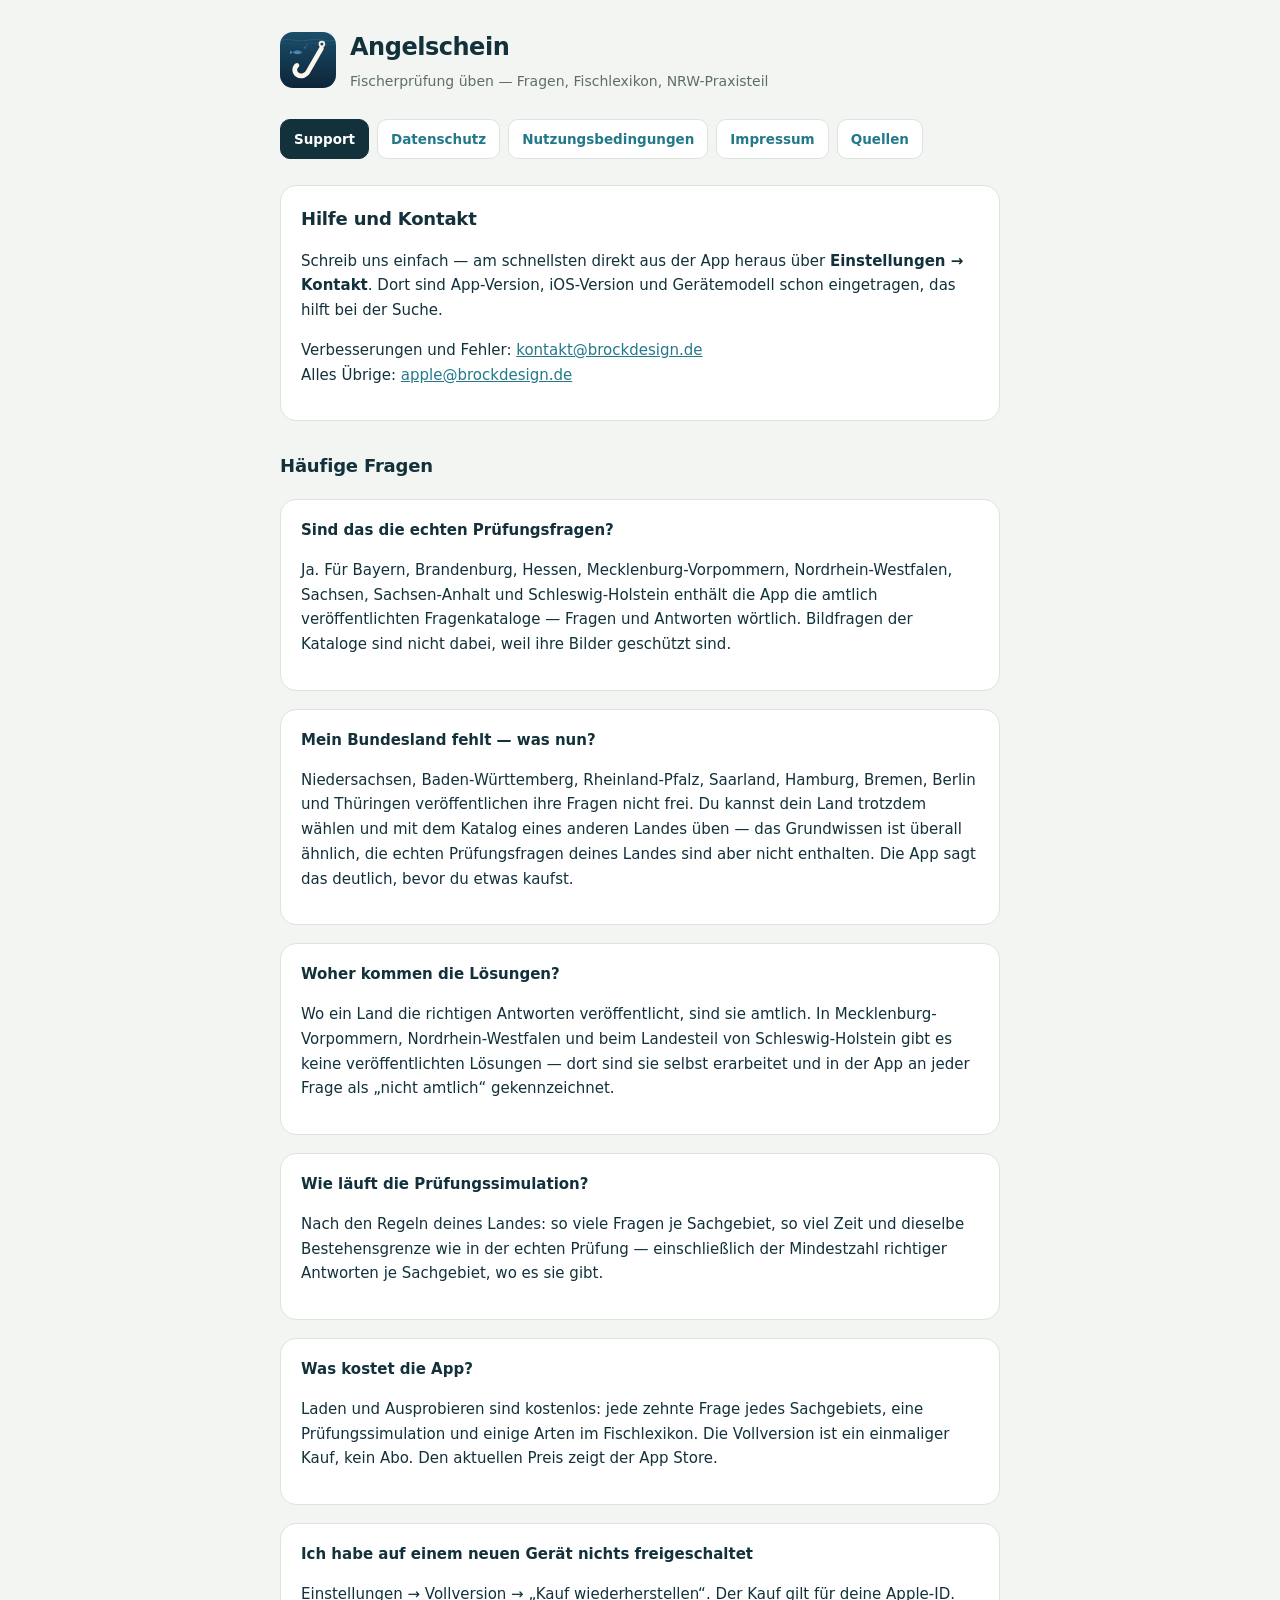
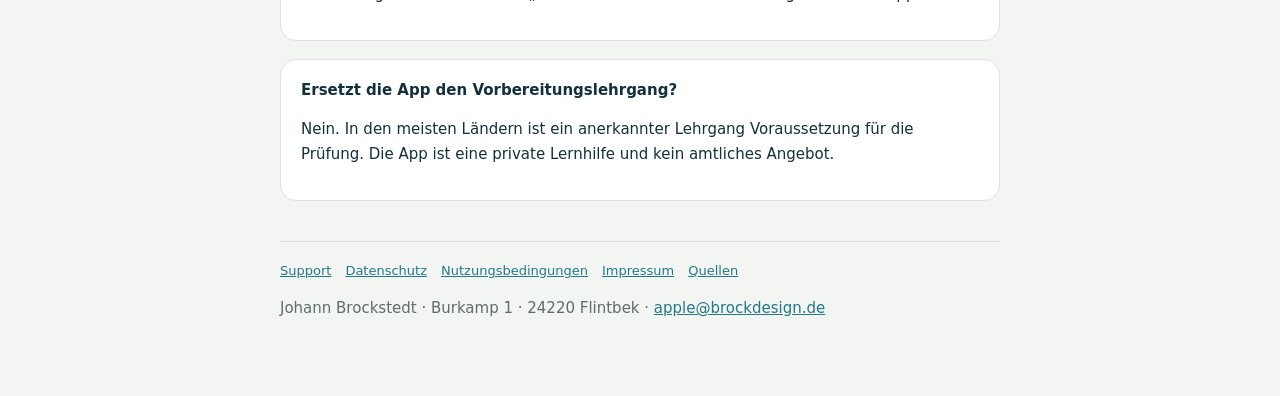
<file: index.html>
<!doctype html>
<html lang="de"><head><meta charset="utf-8">
<meta name="viewport" content="width=device-width, initial-scale=1">
<title>Support — Angelschein</title>
<meta name="description" content="Angelschein — Fischerprüfung üben: Hilfe, Kontakt und häufige Fragen.">
<link rel="stylesheet" href="stil.css">
</head><body><div class="seite">
<header class="kopf">
  <div class="icon"><svg xmlns="http://www.w3.org/2000/svg" width="56" height="56" viewBox="0 0 1024 1024">
  <defs>
    <linearGradient id="wasser" x1="0" y1="0" x2="0" y2="1">
      <stop offset="0" stop-color="#1B4E6B"/>
      <stop offset="1" stop-color="#0D2438"/>
    </linearGradient>
  </defs>

  <!-- Hintergrund: Wasser-Tiefe -->
  <rect width="1024" height="1024" fill="url(#wasser)"/>

  <!-- dezente Wellenlinien oben -->
  <path d="M 0 150 Q 128 120 256 150 T 512 150 T 768 150 T 1024 150" fill="none" stroke="#4E93BD" stroke-width="14" stroke-linecap="round" opacity="0.35"/>
  <path d="M 0 215 Q 128 188 256 215 T 512 215 T 768 215 T 1024 215" fill="none" stroke="#4E93BD" stroke-width="10" stroke-linecap="round" opacity="0.22"/>

  <!-- kleiner Fisch -->
  <g opacity="0.9">
    <path d="M 235 372 C 280 325, 365 325, 408 372 C 365 419, 280 419, 235 372 Z" fill="#4E93BD"/>
    <path d="M 238 372 L 182 338 L 182 406 Z" fill="#4E93BD"/>
    <circle cx="376" cy="365" r="9" fill="#0D2438"/>
  </g>

  <!-- Luftblasen -->
  <circle cx="455" cy="285" r="15" fill="none" stroke="#DCE9F1" stroke-width="7" opacity="0.5"/>
  <circle cx="492" cy="238" r="9" fill="none" stroke="#DCE9F1" stroke-width="6" opacity="0.4"/>

  <!-- Haken-Häkchen: Angelhaken als Prüfungs-Check -->
  <g stroke="#FBF6EC" stroke-width="86" stroke-linecap="round" fill="none">
    <!-- Öhr -->
    <circle cx="766" cy="218" r="44" stroke-width="32"/>
    <!-- langer Arm + offener Hakenbogen, Spitze zeigt nach oben-links -->
    <path d="M 758 298 L 524 706 C 486 790, 388 832, 318 782 C 256 738, 254 656, 310 612"/>
  </g>
</svg>
</div>
  <div><h1>Angelschein</h1><p>Fischerprüfung üben — Fragen, Fischlexikon, NRW-Praxisteil</p></div>
</header>
<nav><a href="index.html" aria-current="page">Support</a><a href="datenschutz.html">Datenschutz</a><a href="agb.html">Nutzungsbedingungen</a><a href="impressum.html">Impressum</a><a href="quellen.html">Quellen</a></nav>

<div class="karte">
<h2>Hilfe und Kontakt</h2>
<p>Schreib uns einfach — am schnellsten direkt aus der App heraus über
<strong>Einstellungen → Kontakt</strong>. Dort sind App-Version, iOS-Version und
Gerätemodell schon eingetragen, das hilft bei der Suche.</p>
<p>Verbesserungen und Fehler: <a href="mailto:kontakt@brockdesign.de">kontakt@brockdesign.de</a><br>
Alles Übrige: <a href="mailto:apple@brockdesign.de">apple@brockdesign.de</a></p>
</div>

<h2>Häufige Fragen</h2>

<div class="karte">
<h3>Sind das die echten Prüfungsfragen?</h3>
<p>Ja. Für Bayern, Brandenburg, Hessen, Mecklenburg-Vorpommern,
Nordrhein-Westfalen, Sachsen, Sachsen-Anhalt und Schleswig-Holstein enthält die
App die amtlich veröffentlichten Fragenkataloge — Fragen und Antworten wörtlich.
Bildfragen der Kataloge sind nicht dabei, weil ihre Bilder geschützt sind.</p>
</div>

<div class="karte">
<h3>Mein Bundesland fehlt — was nun?</h3>
<p>Niedersachsen, Baden-Württemberg, Rheinland-Pfalz, Saarland, Hamburg, Bremen,
Berlin und Thüringen veröffentlichen ihre Fragen nicht frei. Du kannst dein Land
trotzdem wählen und mit dem Katalog eines anderen Landes üben — das Grundwissen
ist überall ähnlich, die echten Prüfungsfragen deines Landes sind aber nicht
enthalten. Die App sagt das deutlich, bevor du etwas kaufst.</p>
</div>

<div class="karte">
<h3>Woher kommen die Lösungen?</h3>
<p>Wo ein Land die richtigen Antworten veröffentlicht, sind sie amtlich. In
Mecklenburg-Vorpommern, Nordrhein-Westfalen und beim Landesteil von
Schleswig-Holstein gibt es keine veröffentlichten Lösungen — dort sind sie
selbst erarbeitet und in der App an jeder Frage als „nicht amtlich“
gekennzeichnet.</p>
</div>

<div class="karte">
<h3>Wie läuft die Prüfungssimulation?</h3>
<p>Nach den Regeln deines Landes: so viele Fragen je Sachgebiet, so viel Zeit
und dieselbe Bestehensgrenze wie in der echten Prüfung — einschließlich der
Mindestzahl richtiger Antworten je Sachgebiet, wo es sie gibt.</p>
</div>

<div class="karte">
<h3>Was kostet die App?</h3>
<p>Laden und Ausprobieren sind kostenlos: jede zehnte Frage jedes Sachgebiets,
eine Prüfungssimulation und einige Arten im Fischlexikon. Die Vollversion ist
ein einmaliger Kauf, kein Abo. Den aktuellen Preis zeigt der App Store.</p>
</div>

<div class="karte">
<h3>Ich habe auf einem neuen Gerät nichts freigeschaltet</h3>
<p>Einstellungen → Vollversion → „Kauf wiederherstellen“. Der Kauf gilt für
deine Apple-ID.</p>
</div>

<div class="karte">
<h3>Ersetzt die App den Vorbereitungslehrgang?</h3>
<p>Nein. In den meisten Ländern ist ein anerkannter Lehrgang Voraussetzung für
die Prüfung. Die App ist eine private Lernhilfe und kein amtliches Angebot.</p>
</div>

<footer>
  <a href="index.html">Support</a><a href="datenschutz.html">Datenschutz</a><a href="agb.html">Nutzungsbedingungen</a><a href="impressum.html">Impressum</a><a href="quellen.html">Quellen</a>
  <p>Johann Brockstedt · Burkamp 1 · 24220 Flintbek · <a href="mailto:apple@brockdesign.de">apple@brockdesign.de</a></p>
</footer>
</div></body></html>
</file>
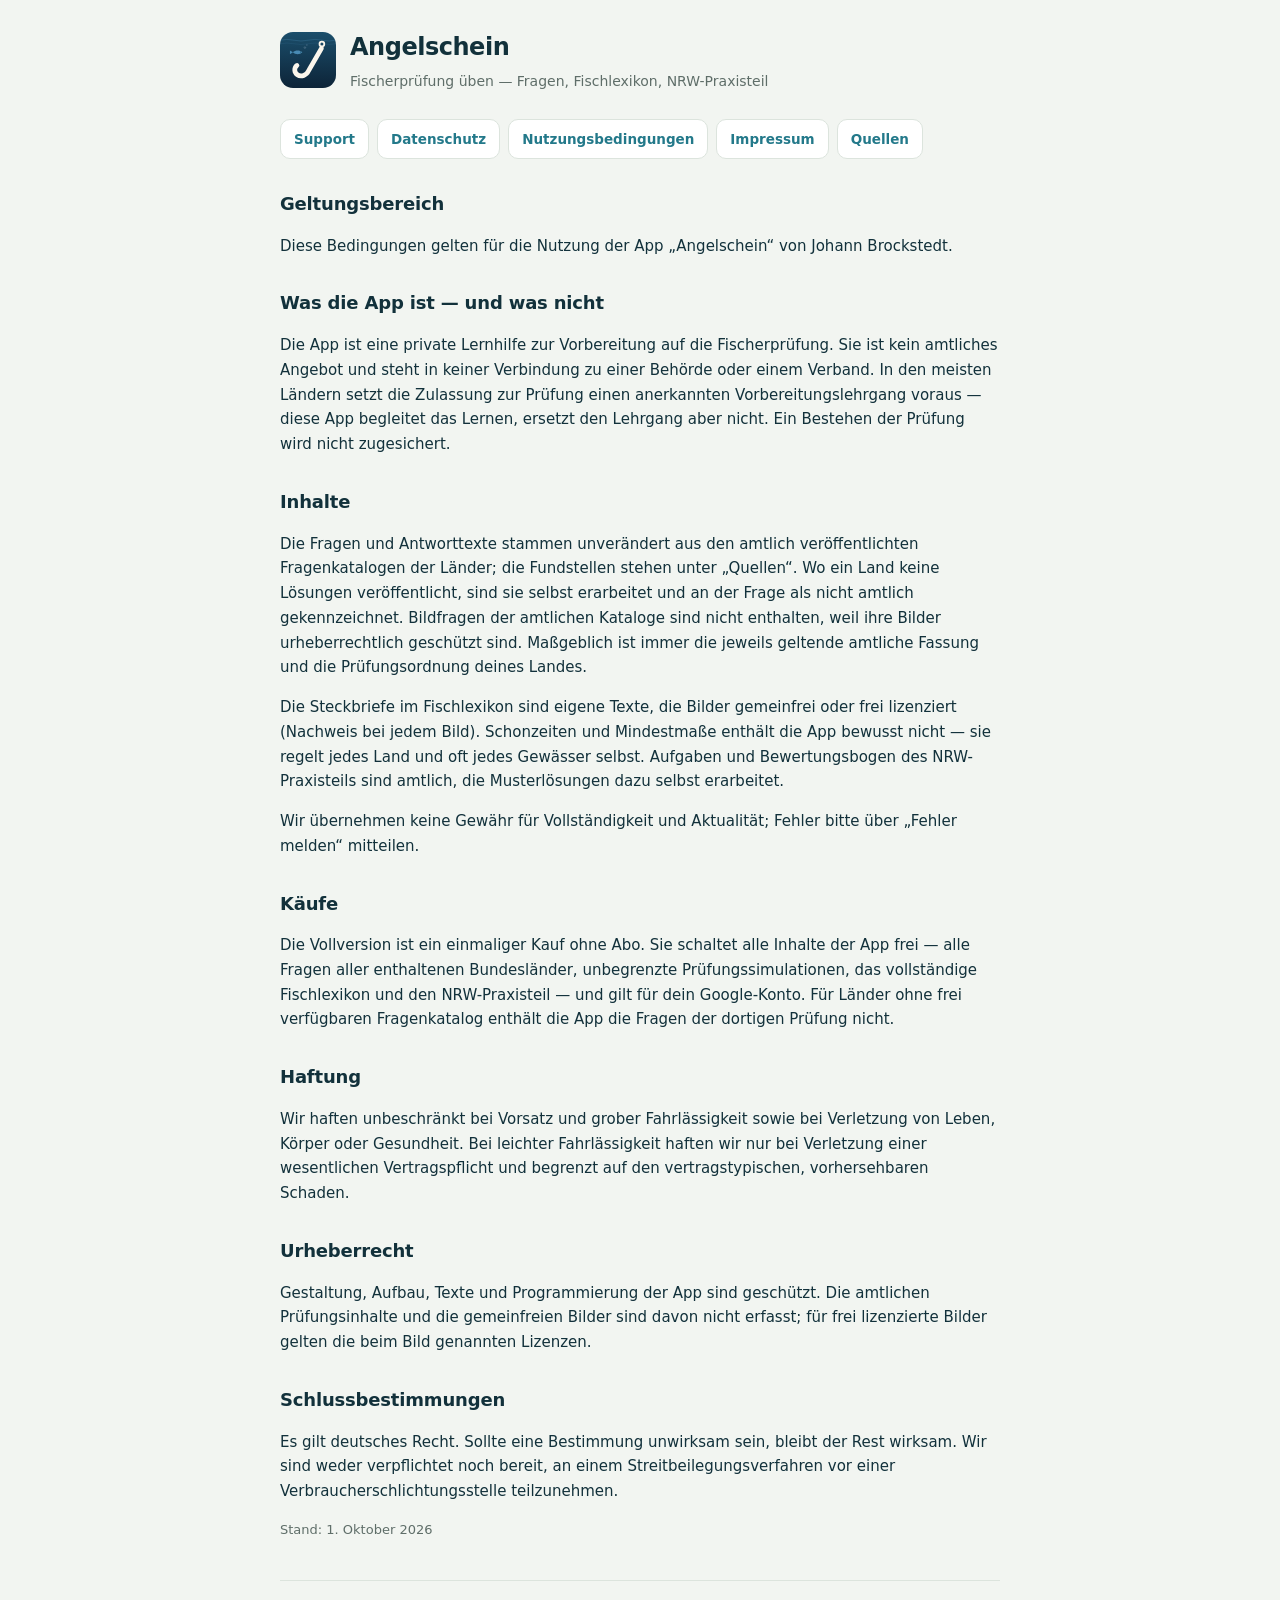
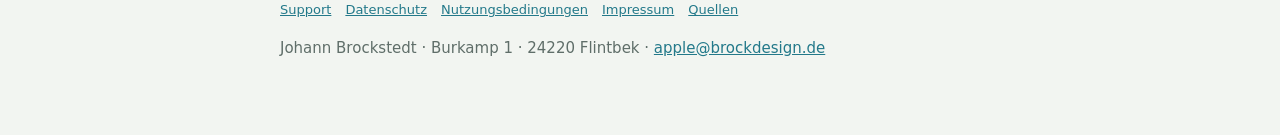
<file: agb-android.html>
<!doctype html>
<html lang="de"><head><meta charset="utf-8">
<meta name="viewport" content="width=device-width, initial-scale=1">
<title>Nutzungsbedingungen Android — Angelschein</title>
<meta name="description" content="Nutzungsbedingungen der Android-App Angelschein.">
<link rel="stylesheet" href="stil.css">
</head><body><div class="seite">
<header class="kopf">
  <div class="icon"><svg xmlns="http://www.w3.org/2000/svg" width="56" height="56" viewBox="0 0 1024 1024">
  <defs>
    <linearGradient id="wasser" x1="0" y1="0" x2="0" y2="1">
      <stop offset="0" stop-color="#1B4E6B"/>
      <stop offset="1" stop-color="#0D2438"/>
    </linearGradient>
  </defs>

  <!-- Hintergrund: Wasser-Tiefe -->
  <rect width="1024" height="1024" fill="url(#wasser)"/>

  <!-- dezente Wellenlinien oben -->
  <path d="M 0 150 Q 128 120 256 150 T 512 150 T 768 150 T 1024 150" fill="none" stroke="#4E93BD" stroke-width="14" stroke-linecap="round" opacity="0.35"/>
  <path d="M 0 215 Q 128 188 256 215 T 512 215 T 768 215 T 1024 215" fill="none" stroke="#4E93BD" stroke-width="10" stroke-linecap="round" opacity="0.22"/>

  <!-- kleiner Fisch -->
  <g opacity="0.9">
    <path d="M 235 372 C 280 325, 365 325, 408 372 C 365 419, 280 419, 235 372 Z" fill="#4E93BD"/>
    <path d="M 238 372 L 182 338 L 182 406 Z" fill="#4E93BD"/>
    <circle cx="376" cy="365" r="9" fill="#0D2438"/>
  </g>

  <!-- Luftblasen -->
  <circle cx="455" cy="285" r="15" fill="none" stroke="#DCE9F1" stroke-width="7" opacity="0.5"/>
  <circle cx="492" cy="238" r="9" fill="none" stroke="#DCE9F1" stroke-width="6" opacity="0.4"/>

  <!-- Haken-Häkchen: Angelhaken als Prüfungs-Check -->
  <g stroke="#FBF6EC" stroke-width="86" stroke-linecap="round" fill="none">
    <!-- Öhr -->
    <circle cx="766" cy="218" r="44" stroke-width="32"/>
    <!-- langer Arm + offener Hakenbogen, Spitze zeigt nach oben-links -->
    <path d="M 758 298 L 524 706 C 486 790, 388 832, 318 782 C 256 738, 254 656, 310 612"/>
  </g>
</svg>
</div>
  <div><h1>Angelschein</h1><p>Fischerprüfung üben — Fragen, Fischlexikon, NRW-Praxisteil</p></div>
</header>
<nav><a href="index.html">Support</a><a href="datenschutz.html">Datenschutz</a><a href="agb.html">Nutzungsbedingungen</a><a href="impressum.html">Impressum</a><a href="quellen.html">Quellen</a></nav>
<h2>Geltungsbereich</h2>
<p>Diese Bedingungen gelten für die Nutzung der App „Angelschein“ von Johann Brockstedt.</p>
<h2>Was die App ist — und was nicht</h2>
<p>Die App ist eine private Lernhilfe zur Vorbereitung auf die Fischerprüfung. Sie ist kein amtliches Angebot und steht in keiner Verbindung zu einer Behörde oder einem Verband. In den meisten Ländern setzt die Zulassung zur Prüfung einen anerkannten Vorbereitungslehrgang voraus — diese App begleitet das Lernen, ersetzt den Lehrgang aber nicht. Ein Bestehen der Prüfung wird nicht zugesichert.</p>
<h2>Inhalte</h2>
<p>Die Fragen und Antworttexte stammen unverändert aus den amtlich veröffentlichten Fragenkatalogen der Länder; die Fundstellen stehen unter „Quellen“. Wo ein Land keine Lösungen veröffentlicht, sind sie selbst erarbeitet und an der Frage als nicht amtlich gekennzeichnet. Bildfragen der amtlichen Kataloge sind nicht enthalten, weil ihre Bilder urheberrechtlich geschützt sind. Maßgeblich ist immer die jeweils geltende amtliche Fassung und die Prüfungsordnung deines Landes.</p>
<p>Die Steckbriefe im Fischlexikon sind eigene Texte, die Bilder gemeinfrei oder frei lizenziert (Nachweis bei jedem Bild). Schonzeiten und Mindestmaße enthält die App bewusst nicht — sie regelt jedes Land und oft jedes Gewässer selbst. Aufgaben und Bewertungsbogen des NRW-Praxisteils sind amtlich, die Musterlösungen dazu selbst erarbeitet.</p>
<p>Wir übernehmen keine Gewähr für Vollständigkeit und Aktualität; Fehler bitte über „Fehler melden“ mitteilen.</p>
<h2>Käufe</h2>
<p>Die Vollversion ist ein einmaliger Kauf ohne Abo. Sie schaltet alle Inhalte der App frei — alle Fragen aller enthaltenen Bundesländer, unbegrenzte Prüfungssimulationen, das vollständige Fischlexikon und den NRW-Praxisteil — und gilt für dein Google-Konto. Für Länder ohne frei verfügbaren Fragenkatalog enthält die App die Fragen der dortigen Prüfung nicht.</p>
<h2>Haftung</h2>
<p>Wir haften unbeschränkt bei Vorsatz und grober Fahrlässigkeit sowie bei Verletzung von Leben, Körper oder Gesundheit. Bei leichter Fahrlässigkeit haften wir nur bei Verletzung einer wesentlichen Vertragspflicht und begrenzt auf den vertragstypischen, vorhersehbaren Schaden.</p>
<h2>Urheberrecht</h2>
<p>Gestaltung, Aufbau, Texte und Programmierung der App sind geschützt. Die amtlichen Prüfungsinhalte und die gemeinfreien Bilder sind davon nicht erfasst; für frei lizenzierte Bilder gelten die beim Bild genannten Lizenzen.</p>
<h2>Schlussbestimmungen</h2>
<p>Es gilt deutsches Recht. Sollte eine Bestimmung unwirksam sein, bleibt der Rest wirksam. Wir sind weder verpflichtet noch bereit, an einem Streitbeilegungsverfahren vor einer Verbraucherschlichtungsstelle teilzunehmen.</p>
<p class="klein">Stand: 1. Oktober 2026</p>
<footer>
  <a href="index.html">Support</a><a href="datenschutz.html">Datenschutz</a><a href="agb.html">Nutzungsbedingungen</a><a href="impressum.html">Impressum</a><a href="quellen.html">Quellen</a>
  <p>Johann Brockstedt · Burkamp 1 · 24220 Flintbek · <a href="mailto:apple@brockdesign.de">apple@brockdesign.de</a></p>
</footer>
</div></body></html>
</file>
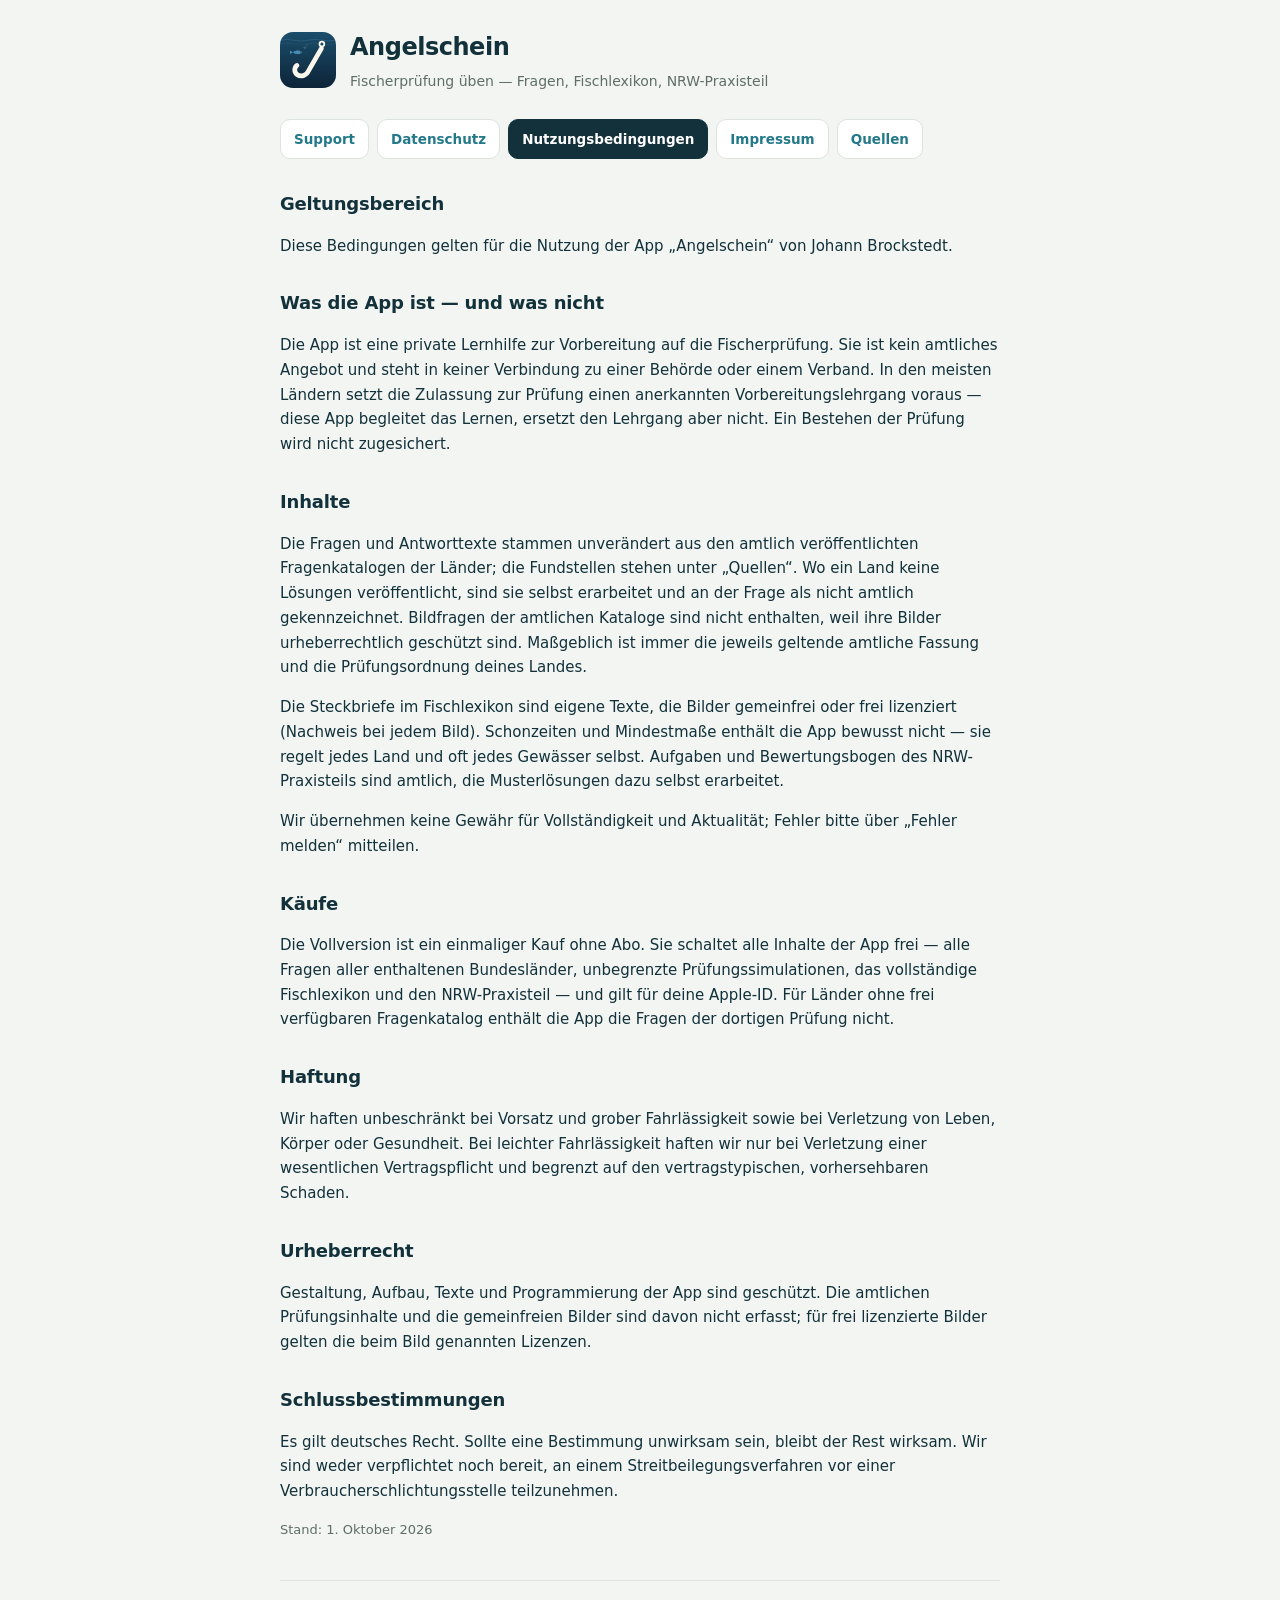
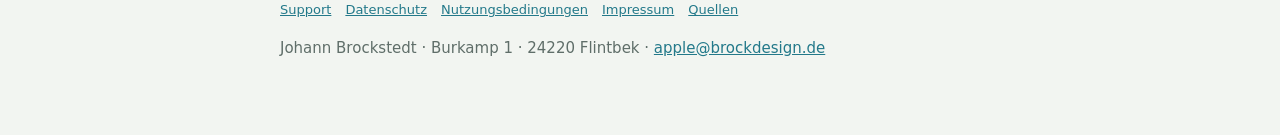
<file: agb.html>
<!doctype html>
<html lang="de"><head><meta charset="utf-8">
<meta name="viewport" content="width=device-width, initial-scale=1">
<title>Nutzungsbedingungen — Angelschein</title>
<meta name="description" content="Nutzungsbedingungen der App Angelschein.">
<link rel="stylesheet" href="stil.css">
</head><body><div class="seite">
<header class="kopf">
  <div class="icon"><svg xmlns="http://www.w3.org/2000/svg" width="56" height="56" viewBox="0 0 1024 1024">
  <defs>
    <linearGradient id="wasser" x1="0" y1="0" x2="0" y2="1">
      <stop offset="0" stop-color="#1B4E6B"/>
      <stop offset="1" stop-color="#0D2438"/>
    </linearGradient>
  </defs>

  <!-- Hintergrund: Wasser-Tiefe -->
  <rect width="1024" height="1024" fill="url(#wasser)"/>

  <!-- dezente Wellenlinien oben -->
  <path d="M 0 150 Q 128 120 256 150 T 512 150 T 768 150 T 1024 150" fill="none" stroke="#4E93BD" stroke-width="14" stroke-linecap="round" opacity="0.35"/>
  <path d="M 0 215 Q 128 188 256 215 T 512 215 T 768 215 T 1024 215" fill="none" stroke="#4E93BD" stroke-width="10" stroke-linecap="round" opacity="0.22"/>

  <!-- kleiner Fisch -->
  <g opacity="0.9">
    <path d="M 235 372 C 280 325, 365 325, 408 372 C 365 419, 280 419, 235 372 Z" fill="#4E93BD"/>
    <path d="M 238 372 L 182 338 L 182 406 Z" fill="#4E93BD"/>
    <circle cx="376" cy="365" r="9" fill="#0D2438"/>
  </g>

  <!-- Luftblasen -->
  <circle cx="455" cy="285" r="15" fill="none" stroke="#DCE9F1" stroke-width="7" opacity="0.5"/>
  <circle cx="492" cy="238" r="9" fill="none" stroke="#DCE9F1" stroke-width="6" opacity="0.4"/>

  <!-- Haken-Häkchen: Angelhaken als Prüfungs-Check -->
  <g stroke="#FBF6EC" stroke-width="86" stroke-linecap="round" fill="none">
    <!-- Öhr -->
    <circle cx="766" cy="218" r="44" stroke-width="32"/>
    <!-- langer Arm + offener Hakenbogen, Spitze zeigt nach oben-links -->
    <path d="M 758 298 L 524 706 C 486 790, 388 832, 318 782 C 256 738, 254 656, 310 612"/>
  </g>
</svg>
</div>
  <div><h1>Angelschein</h1><p>Fischerprüfung üben — Fragen, Fischlexikon, NRW-Praxisteil</p></div>
</header>
<nav><a href="index.html">Support</a><a href="datenschutz.html">Datenschutz</a><a href="agb.html" aria-current="page">Nutzungsbedingungen</a><a href="impressum.html">Impressum</a><a href="quellen.html">Quellen</a></nav>
<h2>Geltungsbereich</h2>
<p>Diese Bedingungen gelten für die Nutzung der App „Angelschein“ von Johann Brockstedt.</p>
<h2>Was die App ist — und was nicht</h2>
<p>Die App ist eine private Lernhilfe zur Vorbereitung auf die Fischerprüfung. Sie ist kein amtliches Angebot und steht in keiner Verbindung zu einer Behörde oder einem Verband. In den meisten Ländern setzt die Zulassung zur Prüfung einen anerkannten Vorbereitungslehrgang voraus — diese App begleitet das Lernen, ersetzt den Lehrgang aber nicht. Ein Bestehen der Prüfung wird nicht zugesichert.</p>
<h2>Inhalte</h2>
<p>Die Fragen und Antworttexte stammen unverändert aus den amtlich veröffentlichten Fragenkatalogen der Länder; die Fundstellen stehen unter „Quellen“. Wo ein Land keine Lösungen veröffentlicht, sind sie selbst erarbeitet und an der Frage als nicht amtlich gekennzeichnet. Bildfragen der amtlichen Kataloge sind nicht enthalten, weil ihre Bilder urheberrechtlich geschützt sind. Maßgeblich ist immer die jeweils geltende amtliche Fassung und die Prüfungsordnung deines Landes.</p>
<p>Die Steckbriefe im Fischlexikon sind eigene Texte, die Bilder gemeinfrei oder frei lizenziert (Nachweis bei jedem Bild). Schonzeiten und Mindestmaße enthält die App bewusst nicht — sie regelt jedes Land und oft jedes Gewässer selbst. Aufgaben und Bewertungsbogen des NRW-Praxisteils sind amtlich, die Musterlösungen dazu selbst erarbeitet.</p>
<p>Wir übernehmen keine Gewähr für Vollständigkeit und Aktualität; Fehler bitte über „Fehler melden“ mitteilen.</p>
<h2>Käufe</h2>
<p>Die Vollversion ist ein einmaliger Kauf ohne Abo. Sie schaltet alle Inhalte der App frei — alle Fragen aller enthaltenen Bundesländer, unbegrenzte Prüfungssimulationen, das vollständige Fischlexikon und den NRW-Praxisteil — und gilt für deine Apple-ID. Für Länder ohne frei verfügbaren Fragenkatalog enthält die App die Fragen der dortigen Prüfung nicht.</p>
<h2>Haftung</h2>
<p>Wir haften unbeschränkt bei Vorsatz und grober Fahrlässigkeit sowie bei Verletzung von Leben, Körper oder Gesundheit. Bei leichter Fahrlässigkeit haften wir nur bei Verletzung einer wesentlichen Vertragspflicht und begrenzt auf den vertragstypischen, vorhersehbaren Schaden.</p>
<h2>Urheberrecht</h2>
<p>Gestaltung, Aufbau, Texte und Programmierung der App sind geschützt. Die amtlichen Prüfungsinhalte und die gemeinfreien Bilder sind davon nicht erfasst; für frei lizenzierte Bilder gelten die beim Bild genannten Lizenzen.</p>
<h2>Schlussbestimmungen</h2>
<p>Es gilt deutsches Recht. Sollte eine Bestimmung unwirksam sein, bleibt der Rest wirksam. Wir sind weder verpflichtet noch bereit, an einem Streitbeilegungsverfahren vor einer Verbraucherschlichtungsstelle teilzunehmen.</p>
<p class="klein">Stand: 1. Oktober 2026</p>
<footer>
  <a href="index.html">Support</a><a href="datenschutz.html">Datenschutz</a><a href="agb.html">Nutzungsbedingungen</a><a href="impressum.html">Impressum</a><a href="quellen.html">Quellen</a>
  <p>Johann Brockstedt · Burkamp 1 · 24220 Flintbek · <a href="mailto:apple@brockdesign.de">apple@brockdesign.de</a></p>
</footer>
</div></body></html>
</file>
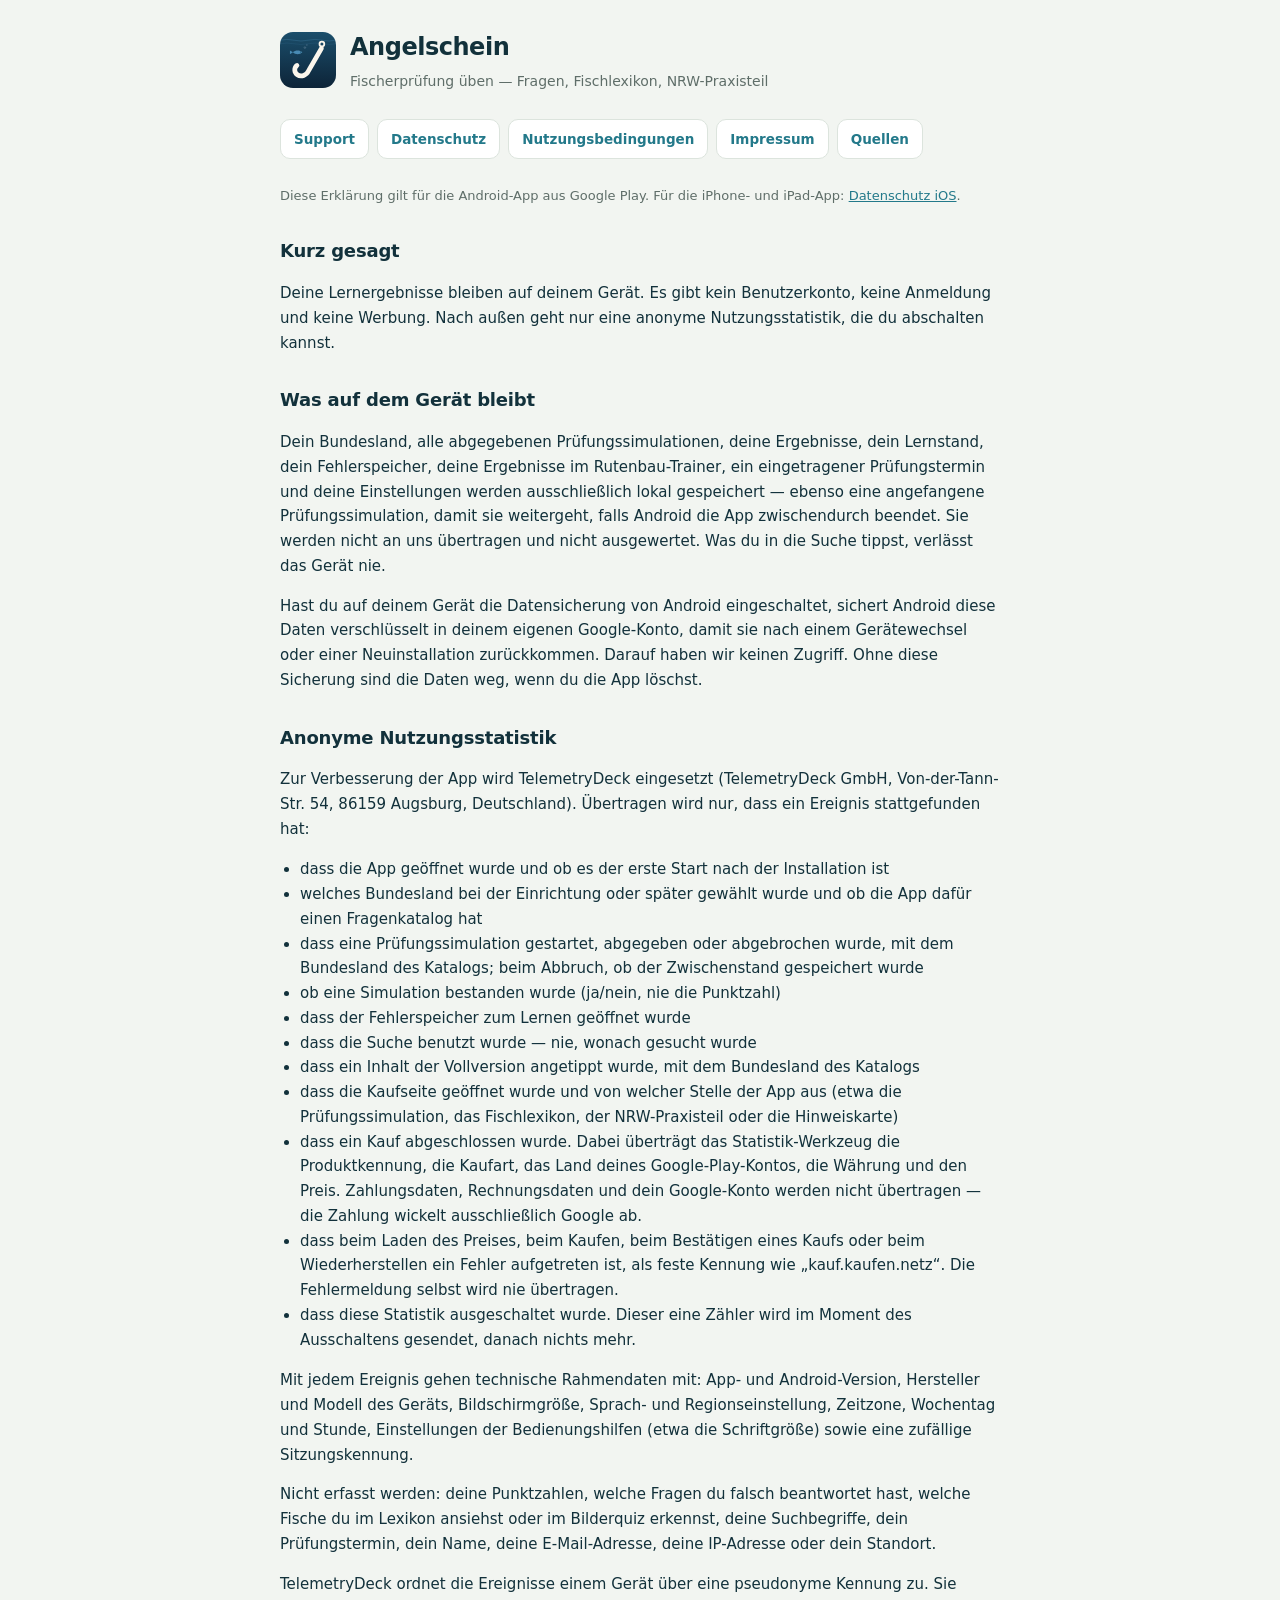
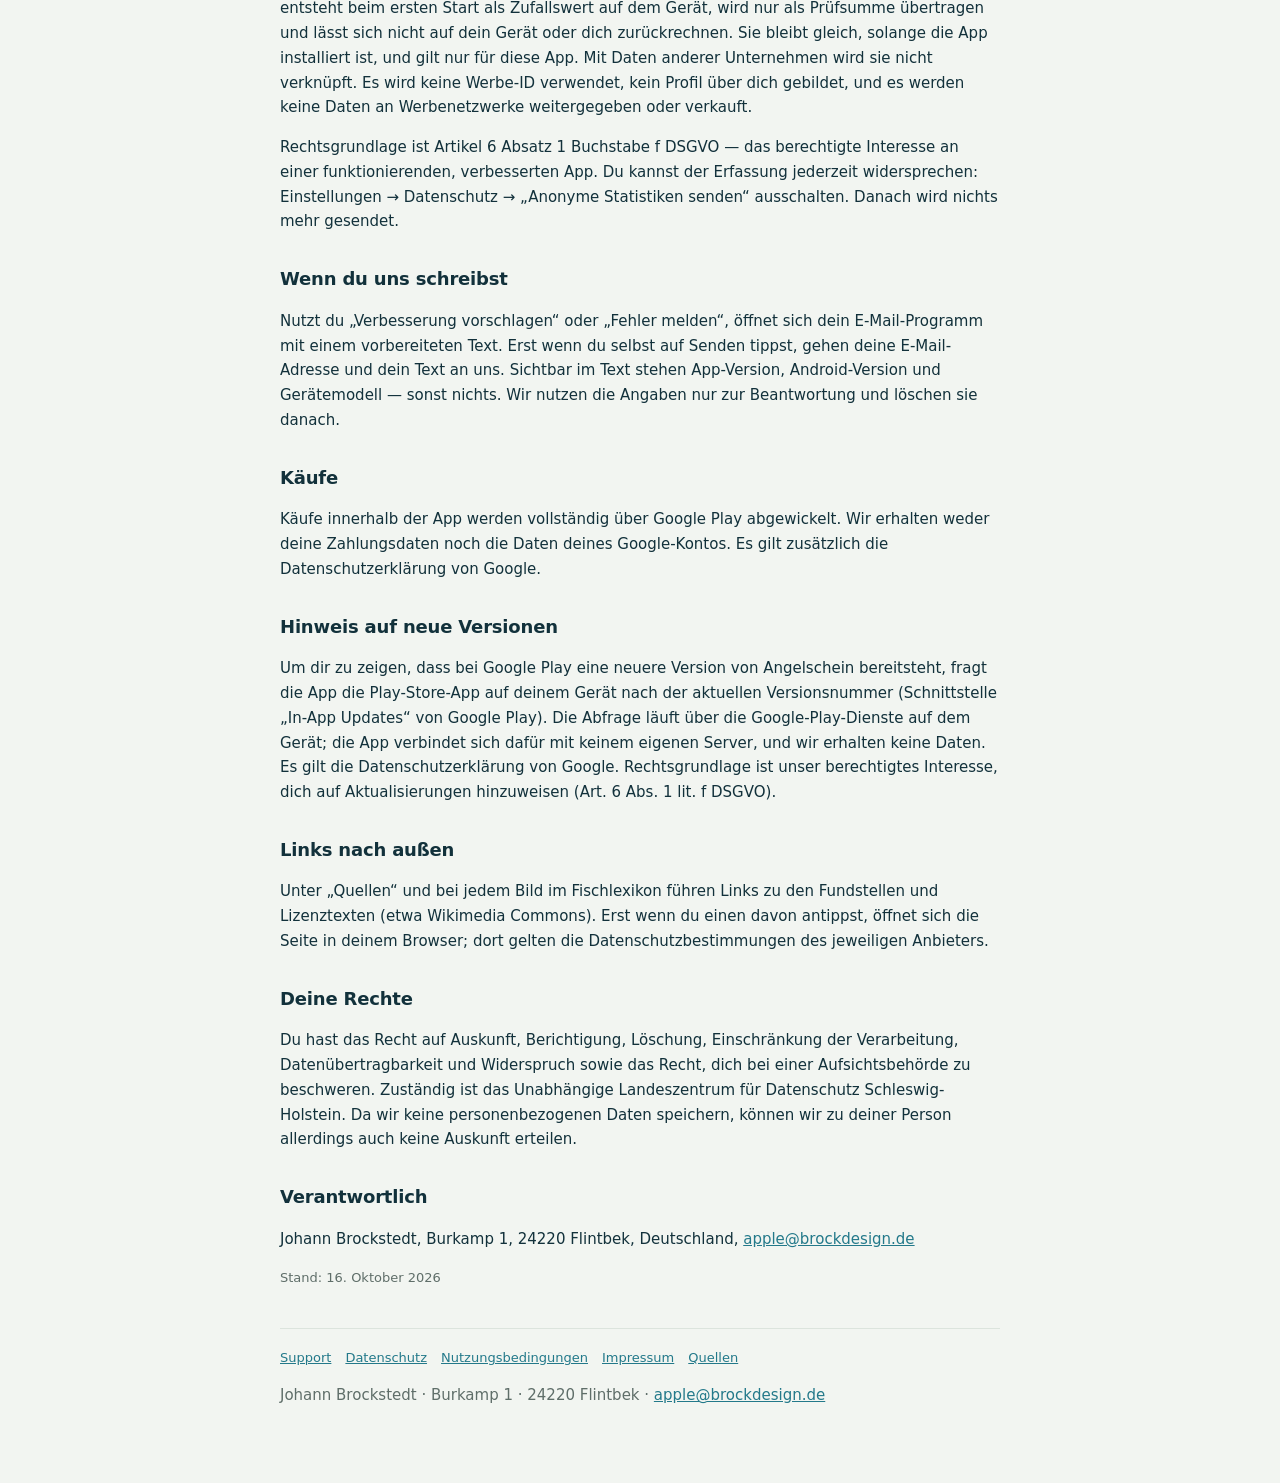
<file: datenschutz-android.html>
<!doctype html>
<html lang="de"><head><meta charset="utf-8">
<meta name="viewport" content="width=device-width, initial-scale=1">
<title>Datenschutz Android — Angelschein</title>
<meta name="description" content="Datenschutzerklärung der Android-App Angelschein.">
<link rel="stylesheet" href="stil.css">
</head><body><div class="seite">
<header class="kopf">
  <div class="icon"><svg xmlns="http://www.w3.org/2000/svg" width="56" height="56" viewBox="0 0 1024 1024">
  <defs>
    <linearGradient id="wasser" x1="0" y1="0" x2="0" y2="1">
      <stop offset="0" stop-color="#1B4E6B"/>
      <stop offset="1" stop-color="#0D2438"/>
    </linearGradient>
  </defs>

  <!-- Hintergrund: Wasser-Tiefe -->
  <rect width="1024" height="1024" fill="url(#wasser)"/>

  <!-- dezente Wellenlinien oben -->
  <path d="M 0 150 Q 128 120 256 150 T 512 150 T 768 150 T 1024 150" fill="none" stroke="#4E93BD" stroke-width="14" stroke-linecap="round" opacity="0.35"/>
  <path d="M 0 215 Q 128 188 256 215 T 512 215 T 768 215 T 1024 215" fill="none" stroke="#4E93BD" stroke-width="10" stroke-linecap="round" opacity="0.22"/>

  <!-- kleiner Fisch -->
  <g opacity="0.9">
    <path d="M 235 372 C 280 325, 365 325, 408 372 C 365 419, 280 419, 235 372 Z" fill="#4E93BD"/>
    <path d="M 238 372 L 182 338 L 182 406 Z" fill="#4E93BD"/>
    <circle cx="376" cy="365" r="9" fill="#0D2438"/>
  </g>

  <!-- Luftblasen -->
  <circle cx="455" cy="285" r="15" fill="none" stroke="#DCE9F1" stroke-width="7" opacity="0.5"/>
  <circle cx="492" cy="238" r="9" fill="none" stroke="#DCE9F1" stroke-width="6" opacity="0.4"/>

  <!-- Haken-Häkchen: Angelhaken als Prüfungs-Check -->
  <g stroke="#FBF6EC" stroke-width="86" stroke-linecap="round" fill="none">
    <!-- Öhr -->
    <circle cx="766" cy="218" r="44" stroke-width="32"/>
    <!-- langer Arm + offener Hakenbogen, Spitze zeigt nach oben-links -->
    <path d="M 758 298 L 524 706 C 486 790, 388 832, 318 782 C 256 738, 254 656, 310 612"/>
  </g>
</svg>
</div>
  <div><h1>Angelschein</h1><p>Fischerprüfung üben — Fragen, Fischlexikon, NRW-Praxisteil</p></div>
</header>
<nav><a href="index.html">Support</a><a href="datenschutz.html">Datenschutz</a><a href="agb.html">Nutzungsbedingungen</a><a href="impressum.html">Impressum</a><a href="quellen.html">Quellen</a></nav>
<p class="klein">Diese Erklärung gilt für die Android-App aus Google Play. Für die iPhone- und iPad-App: <a href="datenschutz.html">Datenschutz iOS</a>.</p><h2>Kurz gesagt</h2>
<p>Deine Lernergebnisse bleiben auf deinem Gerät. Es gibt kein Benutzerkonto, keine Anmeldung und keine Werbung. Nach außen geht nur eine anonyme Nutzungsstatistik, die du abschalten kannst.</p>
<h2>Was auf dem Gerät bleibt</h2>
<p>Dein Bundesland, alle abgegebenen Prüfungssimulationen, deine Ergebnisse, dein Lernstand, dein Fehlerspeicher, deine Ergebnisse im Rutenbau-Trainer, ein eingetragener Prüfungstermin und deine Einstellungen werden ausschließlich lokal gespeichert — ebenso eine angefangene Prüfungssimulation, damit sie weitergeht, falls Android die App zwischendurch beendet. Sie werden nicht an uns übertragen und nicht ausgewertet. Was du in die Suche tippst, verlässt das Gerät nie.</p>
<p>Hast du auf deinem Gerät die Datensicherung von Android eingeschaltet, sichert Android diese Daten verschlüsselt in deinem eigenen Google-Konto, damit sie nach einem Gerätewechsel oder einer Neuinstallation zurückkommen. Darauf haben wir keinen Zugriff. Ohne diese Sicherung sind die Daten weg, wenn du die App löschst.</p>
<h2>Anonyme Nutzungsstatistik</h2>
<p>Zur Verbesserung der App wird TelemetryDeck eingesetzt (TelemetryDeck GmbH, Von-der-Tann-Str. 54, 86159 Augsburg, Deutschland). Übertragen wird nur, dass ein Ereignis stattgefunden hat:</p>
<ul><li>dass die App geöffnet wurde und ob es der erste Start nach der Installation ist</li><li>welches Bundesland bei der Einrichtung oder später gewählt wurde und ob die App dafür einen Fragenkatalog hat</li><li>dass eine Prüfungssimulation gestartet, abgegeben oder abgebrochen wurde, mit dem Bundesland des Katalogs; beim Abbruch, ob der Zwischenstand gespeichert wurde</li><li>ob eine Simulation bestanden wurde (ja/nein, nie die Punktzahl)</li><li>dass der Fehlerspeicher zum Lernen geöffnet wurde</li><li>dass die Suche benutzt wurde — nie, wonach gesucht wurde</li><li>dass ein Inhalt der Vollversion angetippt wurde, mit dem Bundesland des Katalogs</li><li>dass die Kaufseite geöffnet wurde und von welcher Stelle der App aus (etwa die Prüfungssimulation, das Fischlexikon, der NRW-Praxisteil oder die Hinweiskarte)</li><li>dass ein Kauf abgeschlossen wurde. Dabei überträgt das Statistik-Werkzeug die Produktkennung, die Kaufart, das Land deines Google-Play-Kontos, die Währung und den Preis. Zahlungsdaten, Rechnungsdaten und dein Google-Konto werden nicht übertragen — die Zahlung wickelt ausschließlich Google ab.</li><li>dass beim Laden des Preises, beim Kaufen, beim Bestätigen eines Kaufs oder beim Wiederherstellen ein Fehler aufgetreten ist, als feste Kennung wie „kauf.kaufen.netz“. Die Fehlermeldung selbst wird nie übertragen.</li><li>dass diese Statistik ausgeschaltet wurde. Dieser eine Zähler wird im Moment des Ausschaltens gesendet, danach nichts mehr.</li></ul>
<p>Mit jedem Ereignis gehen technische Rahmendaten mit: App- und Android-Version, Hersteller und Modell des Geräts, Bildschirmgröße, Sprach- und Regionseinstellung, Zeitzone, Wochentag und Stunde, Einstellungen der Bedienungshilfen (etwa die Schriftgröße) sowie eine zufällige Sitzungskennung.</p>
<p>Nicht erfasst werden: deine Punktzahlen, welche Fragen du falsch beantwortet hast, welche Fische du im Lexikon ansiehst oder im Bilderquiz erkennst, deine Suchbegriffe, dein Prüfungstermin, dein Name, deine E-Mail-Adresse, deine IP-Adresse oder dein Standort.</p>
<p>TelemetryDeck ordnet die Ereignisse einem Gerät über eine pseudonyme Kennung zu. Sie entsteht beim ersten Start als Zufallswert auf dem Gerät, wird nur als Prüfsumme übertragen und lässt sich nicht auf dein Gerät oder dich zurückrechnen. Sie bleibt gleich, solange die App installiert ist, und gilt nur für diese App. Mit Daten anderer Unternehmen wird sie nicht verknüpft. Es wird keine Werbe-ID verwendet, kein Profil über dich gebildet, und es werden keine Daten an Werbenetzwerke weitergegeben oder verkauft.</p>
<p>Rechtsgrundlage ist Artikel 6 Absatz 1 Buchstabe f DSGVO — das berechtigte Interesse an einer funktionierenden, verbesserten App. Du kannst der Erfassung jederzeit widersprechen: Einstellungen → Datenschutz → „Anonyme Statistiken senden“ ausschalten. Danach wird nichts mehr gesendet.</p>
<h2>Wenn du uns schreibst</h2>
<p>Nutzt du „Verbesserung vorschlagen“ oder „Fehler melden“, öffnet sich dein E-Mail-Programm mit einem vorbereiteten Text. Erst wenn du selbst auf Senden tippst, gehen deine E-Mail-Adresse und dein Text an uns. Sichtbar im Text stehen App-Version, Android-Version und Gerätemodell — sonst nichts. Wir nutzen die Angaben nur zur Beantwortung und löschen sie danach.</p>
<h2>Käufe</h2>
<p>Käufe innerhalb der App werden vollständig über Google Play abgewickelt. Wir erhalten weder deine Zahlungsdaten noch die Daten deines Google-Kontos. Es gilt zusätzlich die Datenschutzerklärung von Google.</p>
<h2>Hinweis auf neue Versionen</h2>
<p>Um dir zu zeigen, dass bei Google Play eine neuere Version von Angelschein bereitsteht, fragt die App die Play-Store-App auf deinem Gerät nach der aktuellen Versionsnummer (Schnittstelle „In-App Updates“ von Google Play). Die Abfrage läuft über die Google-Play-Dienste auf dem Gerät; die App verbindet sich dafür mit keinem eigenen Server, und wir erhalten keine Daten. Es gilt die Datenschutzerklärung von Google. Rechtsgrundlage ist unser berechtigtes Interesse, dich auf Aktualisierungen hinzuweisen (Art. 6 Abs. 1 lit. f DSGVO).</p>
<h2>Links nach außen</h2>
<p>Unter „Quellen“ und bei jedem Bild im Fischlexikon führen Links zu den Fundstellen und Lizenztexten (etwa Wikimedia Commons). Erst wenn du einen davon antippst, öffnet sich die Seite in deinem Browser; dort gelten die Datenschutzbestimmungen des jeweiligen Anbieters.</p>
<h2>Deine Rechte</h2>
<p>Du hast das Recht auf Auskunft, Berichtigung, Löschung, Einschränkung der Verarbeitung, Datenübertragbarkeit und Widerspruch sowie das Recht, dich bei einer Aufsichtsbehörde zu beschweren. Zuständig ist das Unabhängige Landeszentrum für Datenschutz Schleswig-Holstein. Da wir keine personenbezogenen Daten speichern, können wir zu deiner Person allerdings auch keine Auskunft erteilen.</p>
<h2>Verantwortlich</h2>
<p>Johann Brockstedt, Burkamp 1, 24220 Flintbek, Deutschland, <a href="mailto:apple@brockdesign.de">apple@brockdesign.de</a></p>
<p class="klein">Stand: 16. Oktober 2026</p>
<footer>
  <a href="index.html">Support</a><a href="datenschutz.html">Datenschutz</a><a href="agb.html">Nutzungsbedingungen</a><a href="impressum.html">Impressum</a><a href="quellen.html">Quellen</a>
  <p>Johann Brockstedt · Burkamp 1 · 24220 Flintbek · <a href="mailto:apple@brockdesign.de">apple@brockdesign.de</a></p>
</footer>
</div></body></html>
</file>
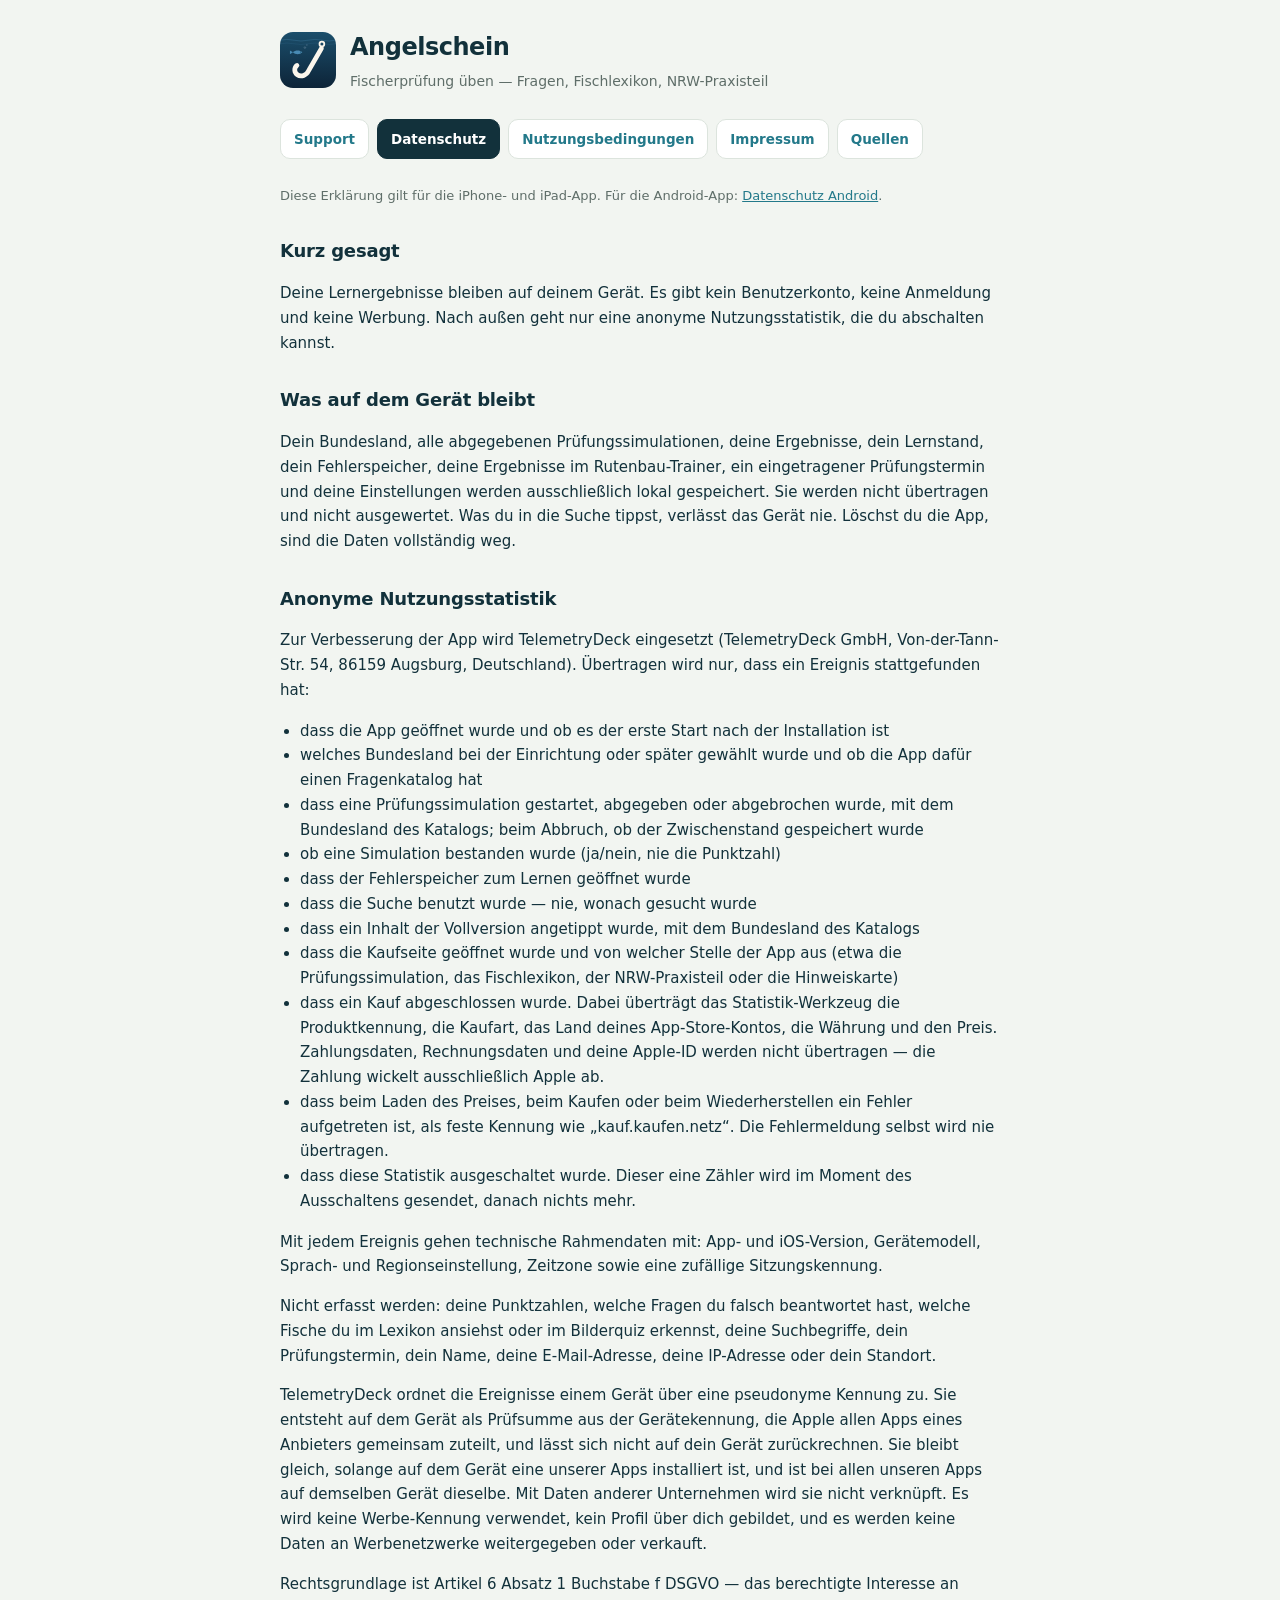
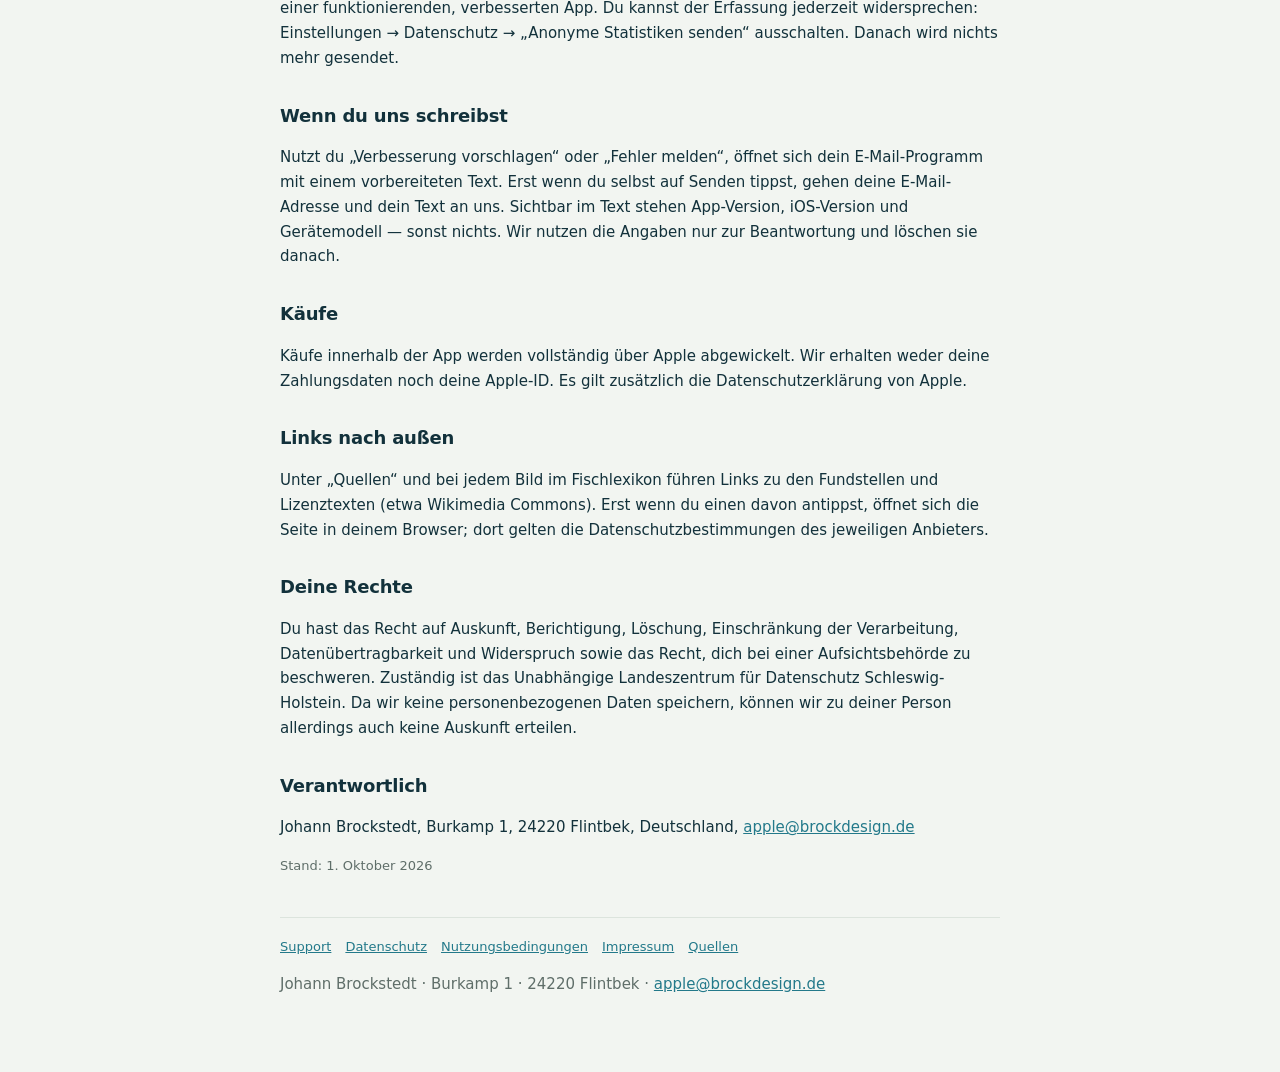
<file: datenschutz.html>
<!doctype html>
<html lang="de"><head><meta charset="utf-8">
<meta name="viewport" content="width=device-width, initial-scale=1">
<title>Datenschutz — Angelschein</title>
<meta name="description" content="Datenschutzerklärung der App Angelschein.">
<link rel="stylesheet" href="stil.css">
</head><body><div class="seite">
<header class="kopf">
  <div class="icon"><svg xmlns="http://www.w3.org/2000/svg" width="56" height="56" viewBox="0 0 1024 1024">
  <defs>
    <linearGradient id="wasser" x1="0" y1="0" x2="0" y2="1">
      <stop offset="0" stop-color="#1B4E6B"/>
      <stop offset="1" stop-color="#0D2438"/>
    </linearGradient>
  </defs>

  <!-- Hintergrund: Wasser-Tiefe -->
  <rect width="1024" height="1024" fill="url(#wasser)"/>

  <!-- dezente Wellenlinien oben -->
  <path d="M 0 150 Q 128 120 256 150 T 512 150 T 768 150 T 1024 150" fill="none" stroke="#4E93BD" stroke-width="14" stroke-linecap="round" opacity="0.35"/>
  <path d="M 0 215 Q 128 188 256 215 T 512 215 T 768 215 T 1024 215" fill="none" stroke="#4E93BD" stroke-width="10" stroke-linecap="round" opacity="0.22"/>

  <!-- kleiner Fisch -->
  <g opacity="0.9">
    <path d="M 235 372 C 280 325, 365 325, 408 372 C 365 419, 280 419, 235 372 Z" fill="#4E93BD"/>
    <path d="M 238 372 L 182 338 L 182 406 Z" fill="#4E93BD"/>
    <circle cx="376" cy="365" r="9" fill="#0D2438"/>
  </g>

  <!-- Luftblasen -->
  <circle cx="455" cy="285" r="15" fill="none" stroke="#DCE9F1" stroke-width="7" opacity="0.5"/>
  <circle cx="492" cy="238" r="9" fill="none" stroke="#DCE9F1" stroke-width="6" opacity="0.4"/>

  <!-- Haken-Häkchen: Angelhaken als Prüfungs-Check -->
  <g stroke="#FBF6EC" stroke-width="86" stroke-linecap="round" fill="none">
    <!-- Öhr -->
    <circle cx="766" cy="218" r="44" stroke-width="32"/>
    <!-- langer Arm + offener Hakenbogen, Spitze zeigt nach oben-links -->
    <path d="M 758 298 L 524 706 C 486 790, 388 832, 318 782 C 256 738, 254 656, 310 612"/>
  </g>
</svg>
</div>
  <div><h1>Angelschein</h1><p>Fischerprüfung üben — Fragen, Fischlexikon, NRW-Praxisteil</p></div>
</header>
<nav><a href="index.html">Support</a><a href="datenschutz.html" aria-current="page">Datenschutz</a><a href="agb.html">Nutzungsbedingungen</a><a href="impressum.html">Impressum</a><a href="quellen.html">Quellen</a></nav>
<p class="klein">Diese Erklärung gilt für die iPhone- und iPad-App. Für die Android-App: <a href="datenschutz-android.html">Datenschutz Android</a>.</p><h2>Kurz gesagt</h2>
<p>Deine Lernergebnisse bleiben auf deinem Gerät. Es gibt kein Benutzerkonto, keine Anmeldung und keine Werbung. Nach außen geht nur eine anonyme Nutzungsstatistik, die du abschalten kannst.</p>
<h2>Was auf dem Gerät bleibt</h2>
<p>Dein Bundesland, alle abgegebenen Prüfungssimulationen, deine Ergebnisse, dein Lernstand, dein Fehlerspeicher, deine Ergebnisse im Rutenbau-Trainer, ein eingetragener Prüfungstermin und deine Einstellungen werden ausschließlich lokal gespeichert. Sie werden nicht übertragen und nicht ausgewertet. Was du in die Suche tippst, verlässt das Gerät nie. Löschst du die App, sind die Daten vollständig weg.</p>
<h2>Anonyme Nutzungsstatistik</h2>
<p>Zur Verbesserung der App wird TelemetryDeck eingesetzt (TelemetryDeck GmbH, Von-der-Tann-Str. 54, 86159 Augsburg, Deutschland). Übertragen wird nur, dass ein Ereignis stattgefunden hat:</p>
<ul><li>dass die App geöffnet wurde und ob es der erste Start nach der Installation ist</li><li>welches Bundesland bei der Einrichtung oder später gewählt wurde und ob die App dafür einen Fragenkatalog hat</li><li>dass eine Prüfungssimulation gestartet, abgegeben oder abgebrochen wurde, mit dem Bundesland des Katalogs; beim Abbruch, ob der Zwischenstand gespeichert wurde</li><li>ob eine Simulation bestanden wurde (ja/nein, nie die Punktzahl)</li><li>dass der Fehlerspeicher zum Lernen geöffnet wurde</li><li>dass die Suche benutzt wurde — nie, wonach gesucht wurde</li><li>dass ein Inhalt der Vollversion angetippt wurde, mit dem Bundesland des Katalogs</li><li>dass die Kaufseite geöffnet wurde und von welcher Stelle der App aus (etwa die Prüfungssimulation, das Fischlexikon, der NRW-Praxisteil oder die Hinweiskarte)</li><li>dass ein Kauf abgeschlossen wurde. Dabei überträgt das Statistik-Werkzeug die Produktkennung, die Kaufart, das Land deines App-Store-Kontos, die Währung und den Preis. Zahlungsdaten, Rechnungsdaten und deine Apple-ID werden nicht übertragen — die Zahlung wickelt ausschließlich Apple ab.</li><li>dass beim Laden des Preises, beim Kaufen oder beim Wiederherstellen ein Fehler aufgetreten ist, als feste Kennung wie „kauf.kaufen.netz“. Die Fehlermeldung selbst wird nie übertragen.</li><li>dass diese Statistik ausgeschaltet wurde. Dieser eine Zähler wird im Moment des Ausschaltens gesendet, danach nichts mehr.</li></ul>
<p>Mit jedem Ereignis gehen technische Rahmendaten mit: App- und iOS-Version, Gerätemodell, Sprach- und Regionseinstellung, Zeitzone sowie eine zufällige Sitzungskennung.</p>
<p>Nicht erfasst werden: deine Punktzahlen, welche Fragen du falsch beantwortet hast, welche Fische du im Lexikon ansiehst oder im Bilderquiz erkennst, deine Suchbegriffe, dein Prüfungstermin, dein Name, deine E-Mail-Adresse, deine IP-Adresse oder dein Standort.</p>
<p>TelemetryDeck ordnet die Ereignisse einem Gerät über eine pseudonyme Kennung zu. Sie entsteht auf dem Gerät als Prüfsumme aus der Gerätekennung, die Apple allen Apps eines Anbieters gemeinsam zuteilt, und lässt sich nicht auf dein Gerät zurückrechnen. Sie bleibt gleich, solange auf dem Gerät eine unserer Apps installiert ist, und ist bei allen unseren Apps auf demselben Gerät dieselbe. Mit Daten anderer Unternehmen wird sie nicht verknüpft. Es wird keine Werbe-Kennung verwendet, kein Profil über dich gebildet, und es werden keine Daten an Werbenetzwerke weitergegeben oder verkauft.</p>
<p>Rechtsgrundlage ist Artikel 6 Absatz 1 Buchstabe f DSGVO — das berechtigte Interesse an einer funktionierenden, verbesserten App. Du kannst der Erfassung jederzeit widersprechen: Einstellungen → Datenschutz → „Anonyme Statistiken senden“ ausschalten. Danach wird nichts mehr gesendet.</p>
<h2>Wenn du uns schreibst</h2>
<p>Nutzt du „Verbesserung vorschlagen“ oder „Fehler melden“, öffnet sich dein E-Mail-Programm mit einem vorbereiteten Text. Erst wenn du selbst auf Senden tippst, gehen deine E-Mail-Adresse und dein Text an uns. Sichtbar im Text stehen App-Version, iOS-Version und Gerätemodell — sonst nichts. Wir nutzen die Angaben nur zur Beantwortung und löschen sie danach.</p>
<h2>Käufe</h2>
<p>Käufe innerhalb der App werden vollständig über Apple abgewickelt. Wir erhalten weder deine Zahlungsdaten noch deine Apple-ID. Es gilt zusätzlich die Datenschutzerklärung von Apple.</p>
<h2>Links nach außen</h2>
<p>Unter „Quellen“ und bei jedem Bild im Fischlexikon führen Links zu den Fundstellen und Lizenztexten (etwa Wikimedia Commons). Erst wenn du einen davon antippst, öffnet sich die Seite in deinem Browser; dort gelten die Datenschutzbestimmungen des jeweiligen Anbieters.</p>
<h2>Deine Rechte</h2>
<p>Du hast das Recht auf Auskunft, Berichtigung, Löschung, Einschränkung der Verarbeitung, Datenübertragbarkeit und Widerspruch sowie das Recht, dich bei einer Aufsichtsbehörde zu beschweren. Zuständig ist das Unabhängige Landeszentrum für Datenschutz Schleswig-Holstein. Da wir keine personenbezogenen Daten speichern, können wir zu deiner Person allerdings auch keine Auskunft erteilen.</p>
<h2>Verantwortlich</h2>
<p>Johann Brockstedt, Burkamp 1, 24220 Flintbek, Deutschland, <a href="mailto:apple@brockdesign.de">apple@brockdesign.de</a></p>
<p class="klein">Stand: 1. Oktober 2026</p>
<footer>
  <a href="index.html">Support</a><a href="datenschutz.html">Datenschutz</a><a href="agb.html">Nutzungsbedingungen</a><a href="impressum.html">Impressum</a><a href="quellen.html">Quellen</a>
  <p>Johann Brockstedt · Burkamp 1 · 24220 Flintbek · <a href="mailto:apple@brockdesign.de">apple@brockdesign.de</a></p>
</footer>
</div></body></html>
</file>
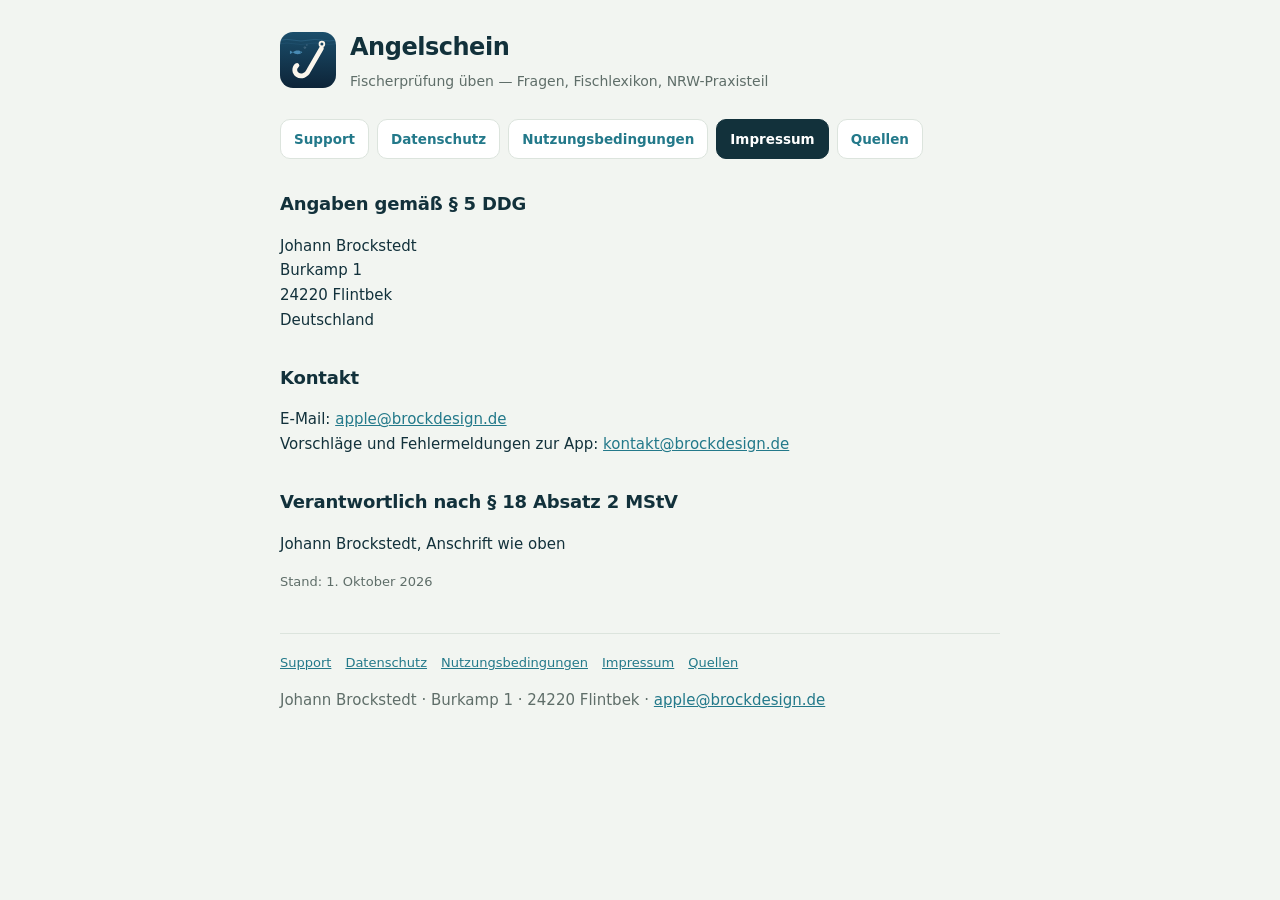
<file: impressum.html>
<!doctype html>
<html lang="de"><head><meta charset="utf-8">
<meta name="viewport" content="width=device-width, initial-scale=1">
<title>Impressum — Angelschein</title>
<meta name="description" content="Impressum der App Angelschein.">
<link rel="stylesheet" href="stil.css">
</head><body><div class="seite">
<header class="kopf">
  <div class="icon"><svg xmlns="http://www.w3.org/2000/svg" width="56" height="56" viewBox="0 0 1024 1024">
  <defs>
    <linearGradient id="wasser" x1="0" y1="0" x2="0" y2="1">
      <stop offset="0" stop-color="#1B4E6B"/>
      <stop offset="1" stop-color="#0D2438"/>
    </linearGradient>
  </defs>

  <!-- Hintergrund: Wasser-Tiefe -->
  <rect width="1024" height="1024" fill="url(#wasser)"/>

  <!-- dezente Wellenlinien oben -->
  <path d="M 0 150 Q 128 120 256 150 T 512 150 T 768 150 T 1024 150" fill="none" stroke="#4E93BD" stroke-width="14" stroke-linecap="round" opacity="0.35"/>
  <path d="M 0 215 Q 128 188 256 215 T 512 215 T 768 215 T 1024 215" fill="none" stroke="#4E93BD" stroke-width="10" stroke-linecap="round" opacity="0.22"/>

  <!-- kleiner Fisch -->
  <g opacity="0.9">
    <path d="M 235 372 C 280 325, 365 325, 408 372 C 365 419, 280 419, 235 372 Z" fill="#4E93BD"/>
    <path d="M 238 372 L 182 338 L 182 406 Z" fill="#4E93BD"/>
    <circle cx="376" cy="365" r="9" fill="#0D2438"/>
  </g>

  <!-- Luftblasen -->
  <circle cx="455" cy="285" r="15" fill="none" stroke="#DCE9F1" stroke-width="7" opacity="0.5"/>
  <circle cx="492" cy="238" r="9" fill="none" stroke="#DCE9F1" stroke-width="6" opacity="0.4"/>

  <!-- Haken-Häkchen: Angelhaken als Prüfungs-Check -->
  <g stroke="#FBF6EC" stroke-width="86" stroke-linecap="round" fill="none">
    <!-- Öhr -->
    <circle cx="766" cy="218" r="44" stroke-width="32"/>
    <!-- langer Arm + offener Hakenbogen, Spitze zeigt nach oben-links -->
    <path d="M 758 298 L 524 706 C 486 790, 388 832, 318 782 C 256 738, 254 656, 310 612"/>
  </g>
</svg>
</div>
  <div><h1>Angelschein</h1><p>Fischerprüfung üben — Fragen, Fischlexikon, NRW-Praxisteil</p></div>
</header>
<nav><a href="index.html">Support</a><a href="datenschutz.html">Datenschutz</a><a href="agb.html">Nutzungsbedingungen</a><a href="impressum.html" aria-current="page">Impressum</a><a href="quellen.html">Quellen</a></nav>
<h2>Angaben gemäß § 5 DDG</h2>
<p>Johann Brockstedt<br>Burkamp 1<br>24220 Flintbek<br>Deutschland</p>
<h2>Kontakt</h2>
<p>E-Mail: <a href="mailto:apple@brockdesign.de">apple@brockdesign.de</a><br>Vorschläge und Fehlermeldungen zur App: <a href="mailto:kontakt@brockdesign.de">kontakt@brockdesign.de</a></p>
<h2>Verantwortlich nach § 18 Absatz 2 MStV</h2>
<p>Johann Brockstedt, Anschrift wie oben</p>
<p class="klein">Stand: 1. Oktober 2026</p>
<footer>
  <a href="index.html">Support</a><a href="datenschutz.html">Datenschutz</a><a href="agb.html">Nutzungsbedingungen</a><a href="impressum.html">Impressum</a><a href="quellen.html">Quellen</a>
  <p>Johann Brockstedt · Burkamp 1 · 24220 Flintbek · <a href="mailto:apple@brockdesign.de">apple@brockdesign.de</a></p>
</footer>
</div></body></html>
</file>
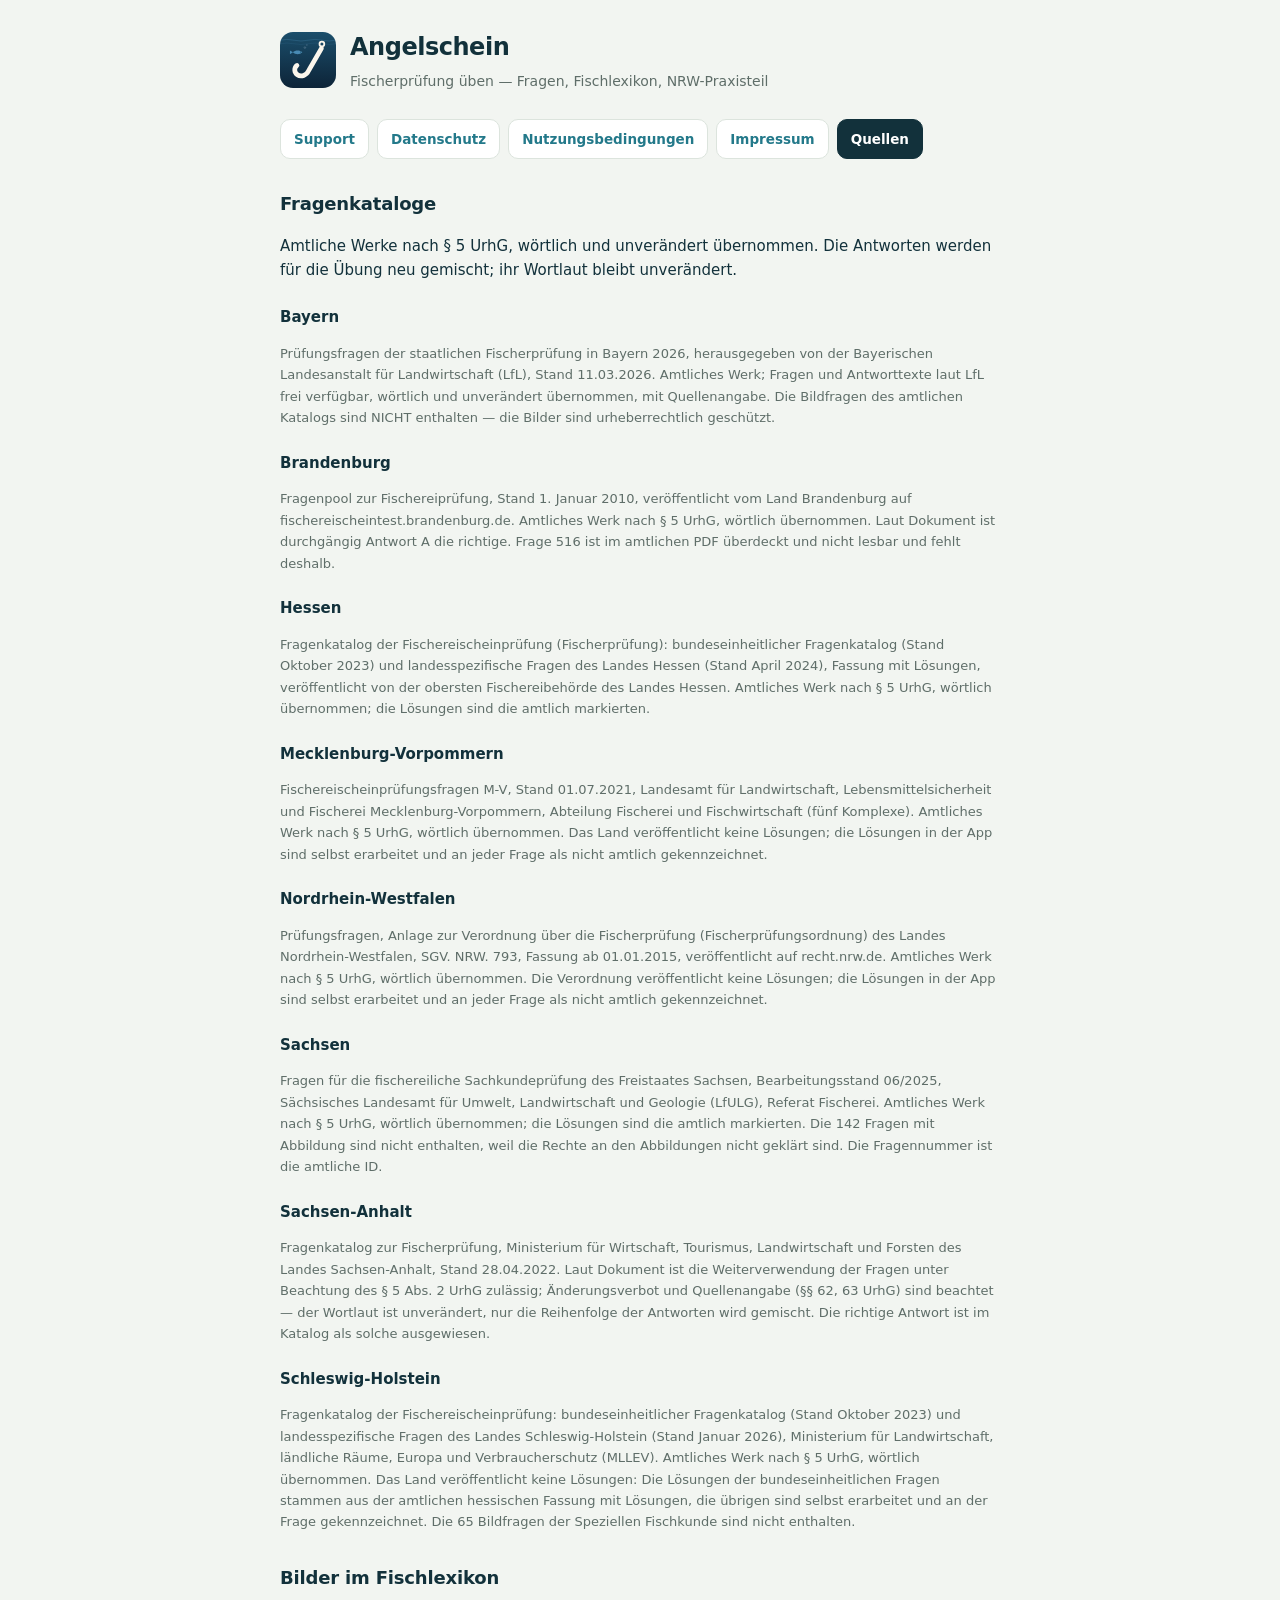
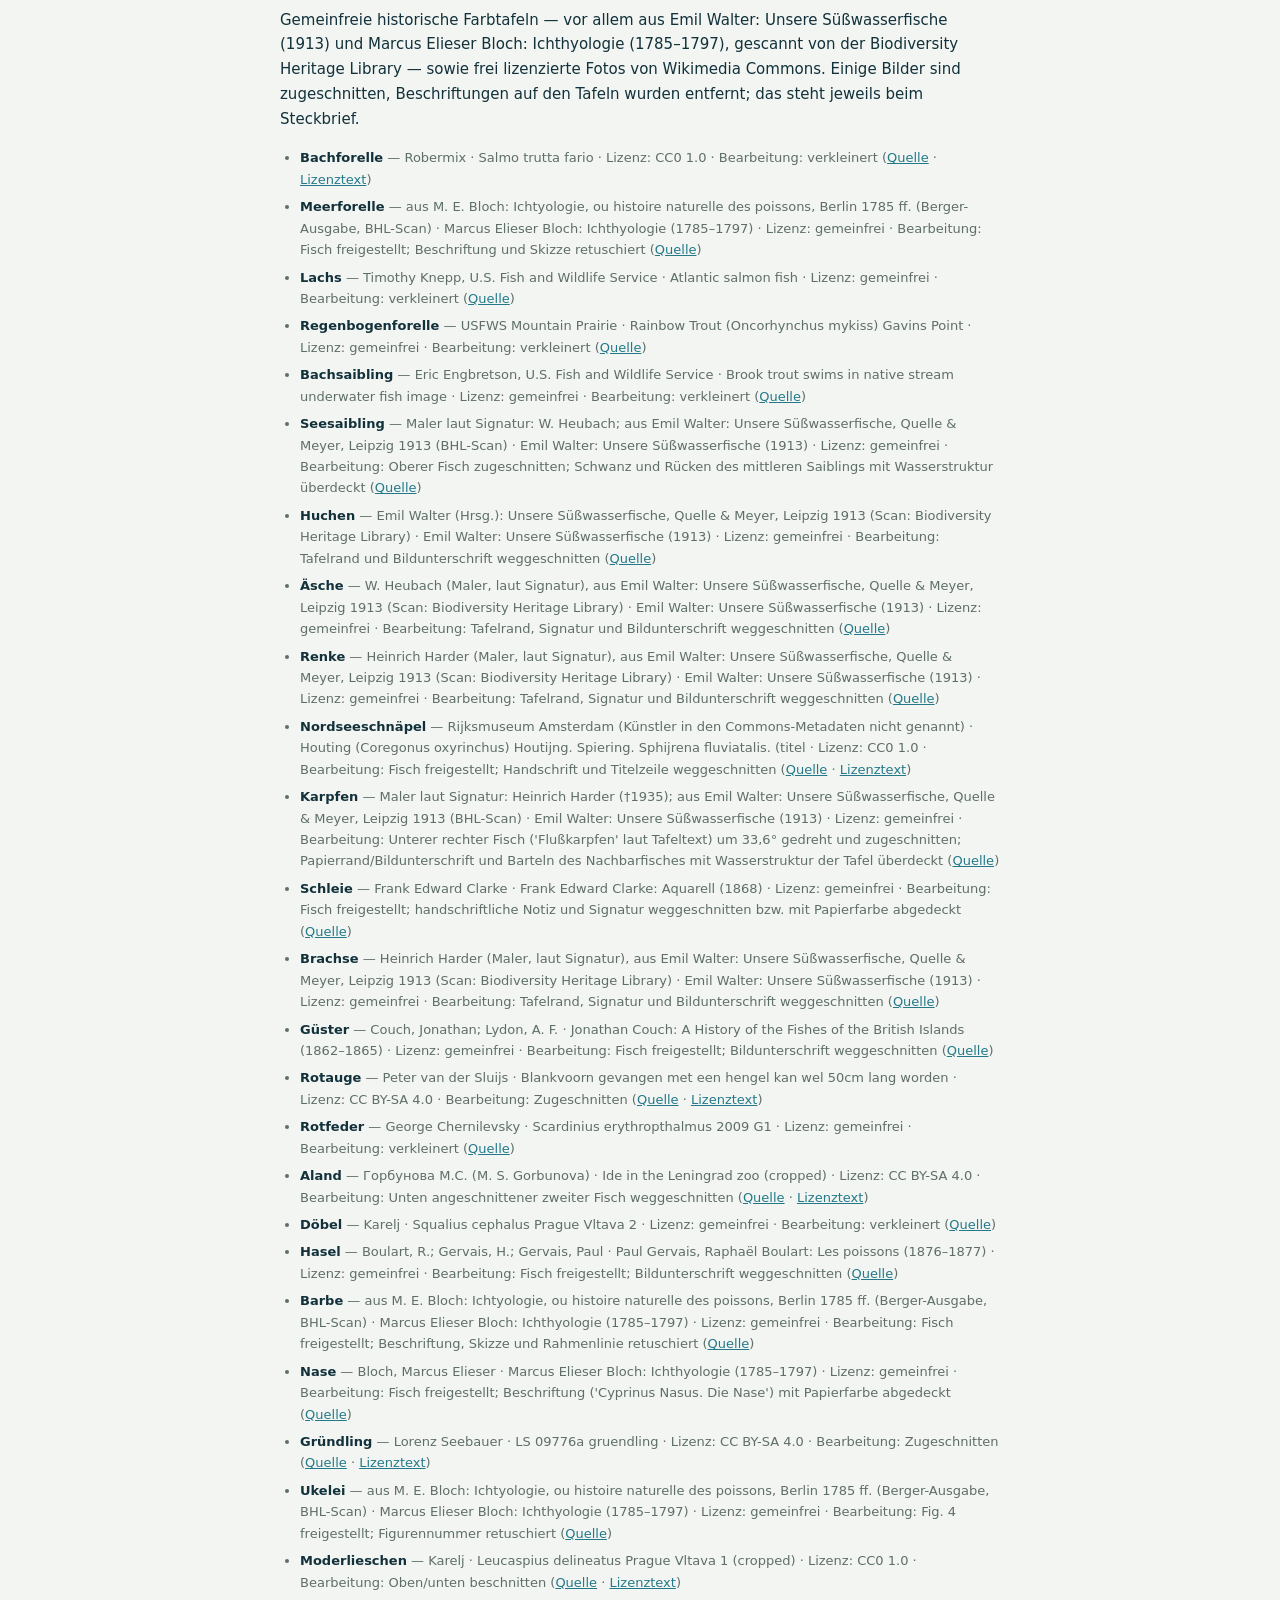
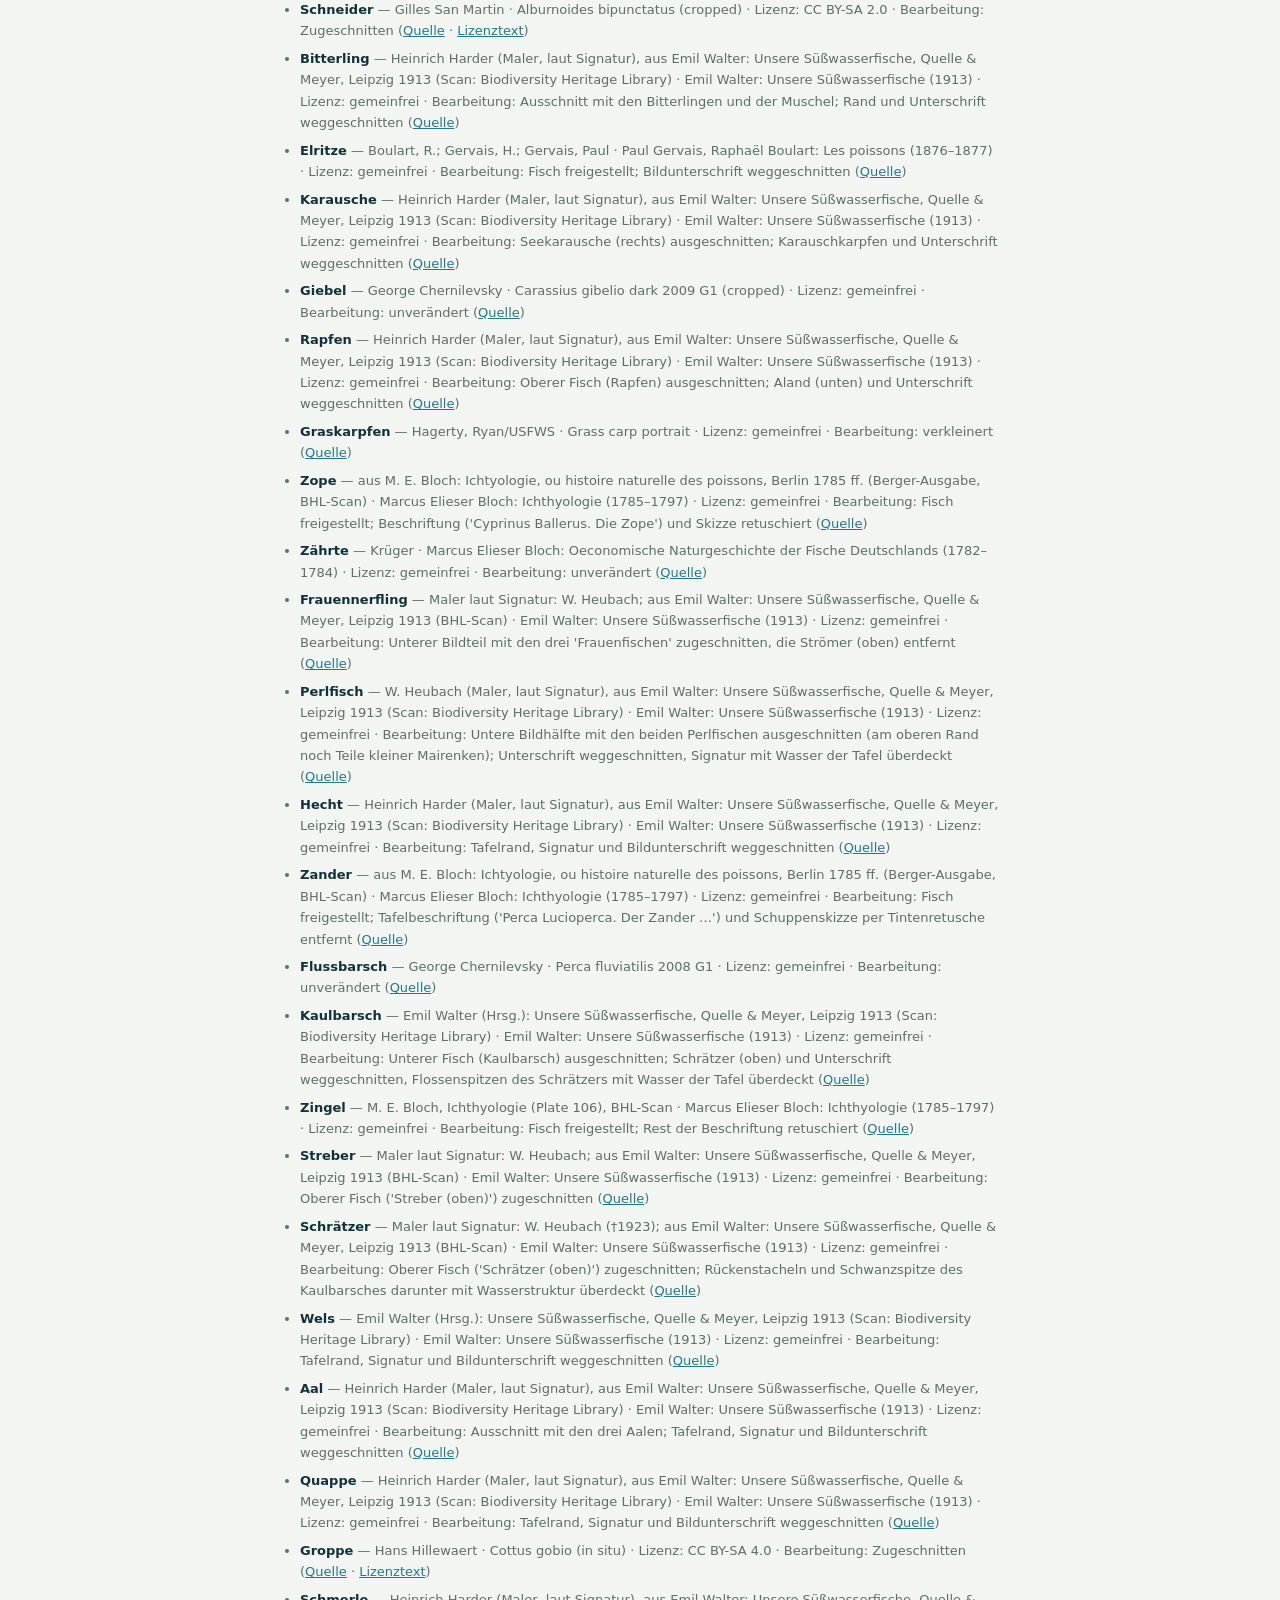
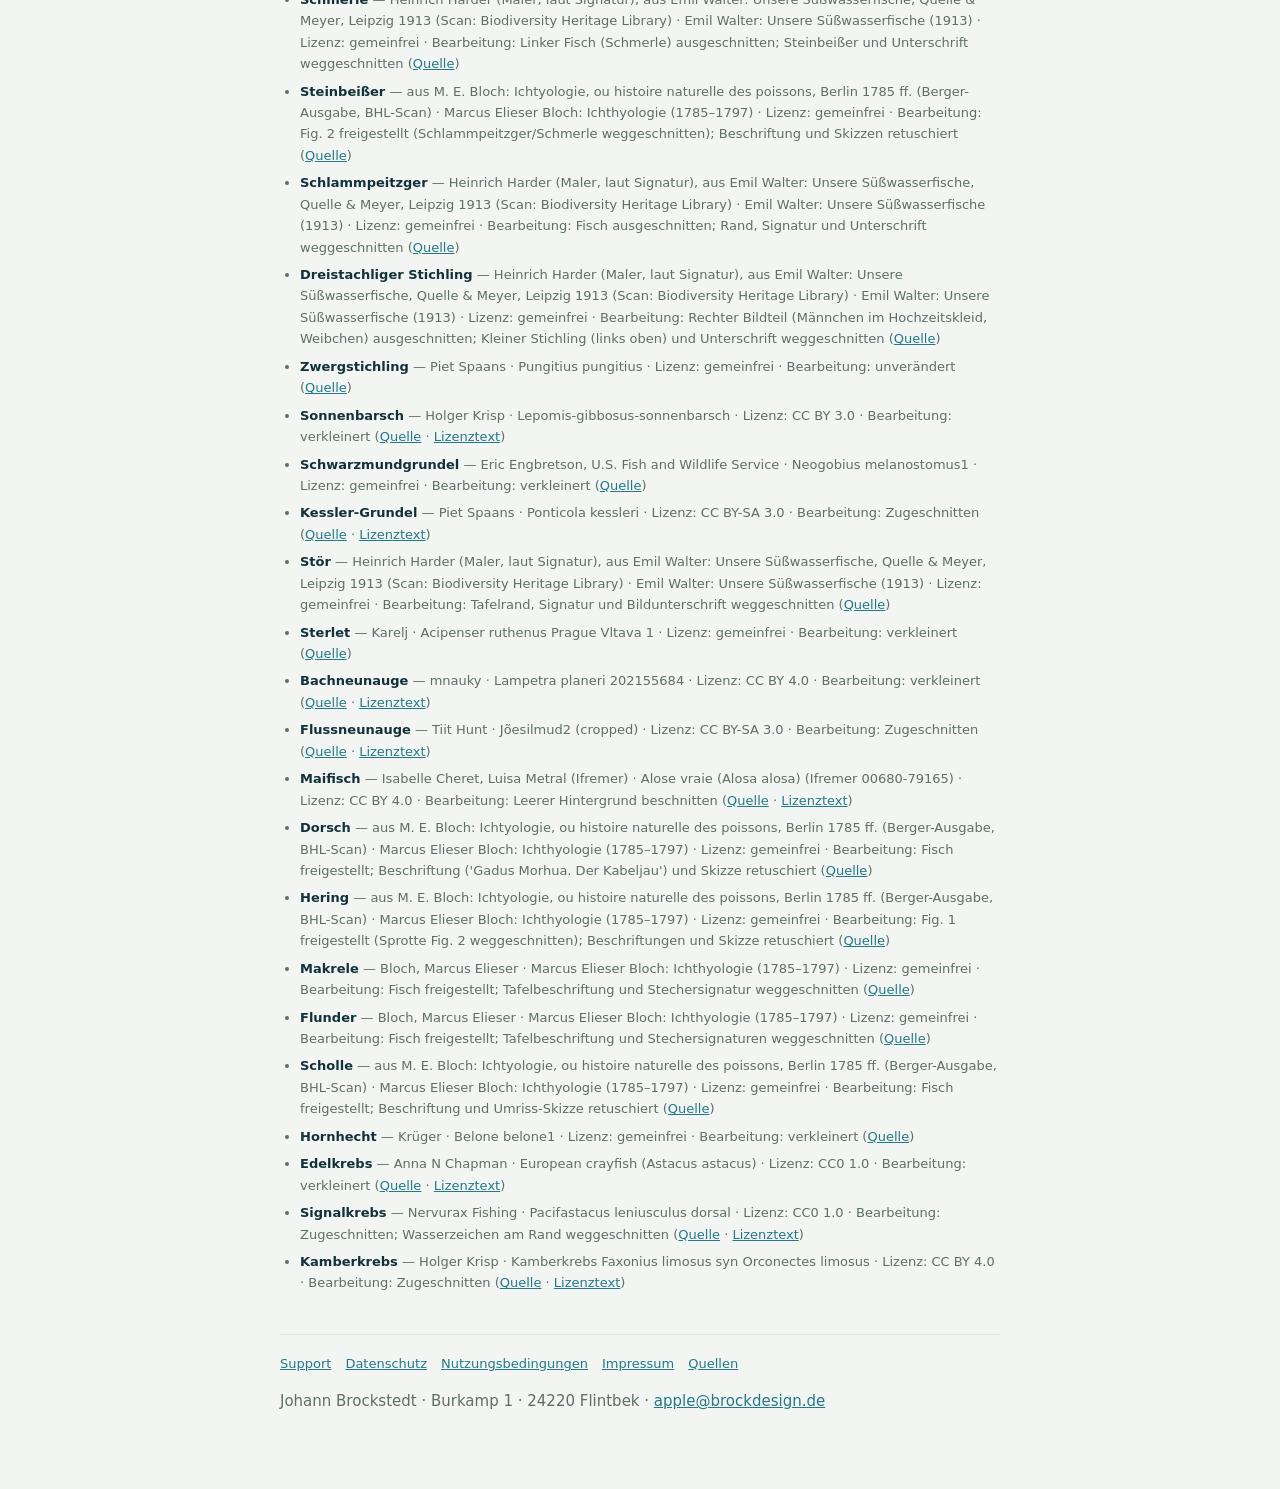
<file: quellen.html>
<!doctype html>
<html lang="de"><head><meta charset="utf-8">
<meta name="viewport" content="width=device-width, initial-scale=1">
<title>Quellen — Angelschein</title>
<meta name="description" content="Fundstellen der amtlichen Fragenkataloge und Bildnachweise des Fischlexikons.">
<link rel="stylesheet" href="stil.css">
</head><body><div class="seite">
<header class="kopf">
  <div class="icon"><svg xmlns="http://www.w3.org/2000/svg" width="56" height="56" viewBox="0 0 1024 1024">
  <defs>
    <linearGradient id="wasser" x1="0" y1="0" x2="0" y2="1">
      <stop offset="0" stop-color="#1B4E6B"/>
      <stop offset="1" stop-color="#0D2438"/>
    </linearGradient>
  </defs>

  <!-- Hintergrund: Wasser-Tiefe -->
  <rect width="1024" height="1024" fill="url(#wasser)"/>

  <!-- dezente Wellenlinien oben -->
  <path d="M 0 150 Q 128 120 256 150 T 512 150 T 768 150 T 1024 150" fill="none" stroke="#4E93BD" stroke-width="14" stroke-linecap="round" opacity="0.35"/>
  <path d="M 0 215 Q 128 188 256 215 T 512 215 T 768 215 T 1024 215" fill="none" stroke="#4E93BD" stroke-width="10" stroke-linecap="round" opacity="0.22"/>

  <!-- kleiner Fisch -->
  <g opacity="0.9">
    <path d="M 235 372 C 280 325, 365 325, 408 372 C 365 419, 280 419, 235 372 Z" fill="#4E93BD"/>
    <path d="M 238 372 L 182 338 L 182 406 Z" fill="#4E93BD"/>
    <circle cx="376" cy="365" r="9" fill="#0D2438"/>
  </g>

  <!-- Luftblasen -->
  <circle cx="455" cy="285" r="15" fill="none" stroke="#DCE9F1" stroke-width="7" opacity="0.5"/>
  <circle cx="492" cy="238" r="9" fill="none" stroke="#DCE9F1" stroke-width="6" opacity="0.4"/>

  <!-- Haken-Häkchen: Angelhaken als Prüfungs-Check -->
  <g stroke="#FBF6EC" stroke-width="86" stroke-linecap="round" fill="none">
    <!-- Öhr -->
    <circle cx="766" cy="218" r="44" stroke-width="32"/>
    <!-- langer Arm + offener Hakenbogen, Spitze zeigt nach oben-links -->
    <path d="M 758 298 L 524 706 C 486 790, 388 832, 318 782 C 256 738, 254 656, 310 612"/>
  </g>
</svg>
</div>
  <div><h1>Angelschein</h1><p>Fischerprüfung üben — Fragen, Fischlexikon, NRW-Praxisteil</p></div>
</header>
<nav><a href="index.html">Support</a><a href="datenschutz.html">Datenschutz</a><a href="agb.html">Nutzungsbedingungen</a><a href="impressum.html">Impressum</a><a href="quellen.html" aria-current="page">Quellen</a></nav>
<h2>Fragenkataloge</h2>
<p>Amtliche Werke nach § 5 UrhG, wörtlich und unverändert übernommen. Die Antworten werden für die Übung neu gemischt; ihr Wortlaut bleibt unverändert.</p>
<h3>Bayern</h3><p class="klein">Prüfungsfragen der staatlichen Fischerprüfung in Bayern 2026, herausgegeben von der Bayerischen Landesanstalt für Landwirtschaft (LfL), Stand 11.03.2026. Amtliches Werk; Fragen und Antworttexte laut LfL frei verfügbar, wörtlich und unverändert übernommen, mit Quellenangabe. Die Bildfragen des amtlichen Katalogs sind NICHT enthalten — die Bilder sind urheberrechtlich geschützt.</p>
<h3>Brandenburg</h3><p class="klein">Fragenpool zur Fischereiprüfung, Stand 1. Januar 2010, veröffentlicht vom Land Brandenburg auf fischereischeintest.brandenburg.de. Amtliches Werk nach § 5 UrhG, wörtlich übernommen. Laut Dokument ist durchgängig Antwort A die richtige. Frage 516 ist im amtlichen PDF überdeckt und nicht lesbar und fehlt deshalb.</p>
<h3>Hessen</h3><p class="klein">Fragenkatalog der Fischereischeinprüfung (Fischerprüfung): bundeseinheitlicher Fragenkatalog (Stand Oktober 2023) und landesspezifische Fragen des Landes Hessen (Stand April 2024), Fassung mit Lösungen, veröffentlicht von der obersten Fischereibehörde des Landes Hessen. Amtliches Werk nach § 5 UrhG, wörtlich übernommen; die Lösungen sind die amtlich markierten.</p>
<h3>Mecklenburg-Vorpommern</h3><p class="klein">Fischereischeinprüfungsfragen M-V, Stand 01.07.2021, Landesamt für Landwirtschaft, Lebensmittelsicherheit und Fischerei Mecklenburg-Vorpommern, Abteilung Fischerei und Fischwirtschaft (fünf Komplexe). Amtliches Werk nach § 5 UrhG, wörtlich übernommen. Das Land veröffentlicht keine Lösungen; die Lösungen in der App sind selbst erarbeitet und an jeder Frage als nicht amtlich gekennzeichnet.</p>
<h3>Nordrhein-Westfalen</h3><p class="klein">Prüfungsfragen, Anlage zur Verordnung über die Fischerprüfung (Fischerprüfungsordnung) des Landes Nordrhein-Westfalen, SGV. NRW. 793, Fassung ab 01.01.2015, veröffentlicht auf recht.nrw.de. Amtliches Werk nach § 5 UrhG, wörtlich übernommen. Die Verordnung veröffentlicht keine Lösungen; die Lösungen in der App sind selbst erarbeitet und an jeder Frage als nicht amtlich gekennzeichnet.</p>
<h3>Sachsen</h3><p class="klein">Fragen für die fischereiliche Sachkundeprüfung des Freistaates Sachsen, Bearbeitungsstand 06/2025, Sächsisches Landesamt für Umwelt, Landwirtschaft und Geologie (LfULG), Referat Fischerei. Amtliches Werk nach § 5 UrhG, wörtlich übernommen; die Lösungen sind die amtlich markierten. Die 142 Fragen mit Abbildung sind nicht enthalten, weil die Rechte an den Abbildungen nicht geklärt sind. Die Fragennummer ist die amtliche ID.</p>
<h3>Sachsen-Anhalt</h3><p class="klein">Fragenkatalog zur Fischerprüfung, Ministerium für Wirtschaft, Tourismus, Landwirtschaft und Forsten des Landes Sachsen-Anhalt, Stand 28.04.2022. Laut Dokument ist die Weiterverwendung der Fragen unter Beachtung des § 5 Abs. 2 UrhG zulässig; Änderungsverbot und Quellenangabe (§§ 62, 63 UrhG) sind beachtet — der Wortlaut ist unverändert, nur die Reihenfolge der Antworten wird gemischt. Die richtige Antwort ist im Katalog als solche ausgewiesen.</p>
<h3>Schleswig-Holstein</h3><p class="klein">Fragenkatalog der Fischereischeinprüfung: bundeseinheitlicher Fragenkatalog (Stand Oktober 2023) und landesspezifische Fragen des Landes Schleswig-Holstein (Stand Januar 2026), Ministerium für Landwirtschaft, ländliche Räume, Europa und Verbraucherschutz (MLLEV). Amtliches Werk nach § 5 UrhG, wörtlich übernommen. Das Land veröffentlicht keine Lösungen: Die Lösungen der bundeseinheitlichen Fragen stammen aus der amtlichen hessischen Fassung mit Lösungen, die übrigen sind selbst erarbeitet und an der Frage gekennzeichnet. Die 65 Bildfragen der Speziellen Fischkunde sind nicht enthalten.</p>
<h2>Bilder im Fischlexikon</h2>
<p>Gemeinfreie historische Farbtafeln — vor allem aus Emil Walter: Unsere Süßwasserfische (1913) und Marcus Elieser Bloch: Ichthyologie (1785–1797), gescannt von der Biodiversity Heritage Library — sowie frei lizenzierte Fotos von Wikimedia Commons. Einige Bilder sind zugeschnitten, Beschriftungen auf den Tafeln wurden entfernt; das steht jeweils beim Steckbrief.</p>
<ul class="nachweise"><li><strong>Bachforelle</strong> — Robermix · Salmo trutta fario · Lizenz: CC0 1.0 · Bearbeitung: verkleinert (<a href="https://commons.wikimedia.org/wiki/File:Salmo_trutta_fario.jpg">Quelle</a> · <a href="https://creativecommons.org/publicdomain/zero/1.0/deed.de">Lizenztext</a>)</li><li><strong>Meerforelle</strong> — aus M. E. Bloch: Ichtyologie, ou histoire naturelle des poissons, Berlin 1785 ff. (Berger-Ausgabe, BHL-Scan) · Marcus Elieser Bloch: Ichthyologie (1785–1797) · Lizenz: gemeinfrei · Bearbeitung: Fisch freigestellt; Beschriftung und Skizze retuschiert (<a href="https://commons.wikimedia.org/wiki/File:Ichtyologie,_ou,_Histoire_naturelle,_g%C3%A9n%C3%A9rale_et_particuli%C3%A8re_des_poissons_(Pl._XXI)_BHL47760564.jpg">Quelle</a>)</li><li><strong>Lachs</strong> — Timothy Knepp, U.S. Fish and Wildlife Service · Atlantic salmon fish · Lizenz: gemeinfrei · Bearbeitung: verkleinert (<a href="https://commons.wikimedia.org/wiki/File:Atlantic_salmon_fish.jpg">Quelle</a>)</li><li><strong>Regenbogenforelle</strong> — USFWS Mountain Prairie · Rainbow Trout (Oncorhynchus mykiss) Gavins Point · Lizenz: gemeinfrei · Bearbeitung: verkleinert (<a href="https://commons.wikimedia.org/wiki/File:Rainbow_Trout_(Oncorhynchus_mykiss)_Gavins_Point.jpg">Quelle</a>)</li><li><strong>Bachsaibling</strong> — Eric Engbretson, U.S. Fish and Wildlife Service · Brook trout swims in native stream underwater fish image · Lizenz: gemeinfrei · Bearbeitung: verkleinert (<a href="https://commons.wikimedia.org/wiki/File:Brook_trout_swims_in_native_stream_underwater_fish_image.jpg">Quelle</a>)</li><li><strong>Seesaibling</strong> — Maler laut Signatur: W. Heubach; aus Emil Walter: Unsere Süßwasserfische, Quelle &amp; Meyer, Leipzig 1913 (BHL-Scan) · Emil Walter: Unsere Süßwasserfische (1913) · Lizenz: gemeinfrei · Bearbeitung: Oberer Fisch zugeschnitten; Schwanz und Rücken des mittleren Saiblings mit Wasserstruktur überdeckt (<a href="https://commons.wikimedia.org/wiki/File:Unsere_S%C3%BC%C3%9Fwasserfische_(Tafel_18)_(6103144706).jpg">Quelle</a>)</li><li><strong>Huchen</strong> — Emil Walter (Hrsg.): Unsere Süßwasserfische, Quelle &amp; Meyer, Leipzig 1913 (Scan: Biodiversity Heritage Library) · Emil Walter: Unsere Süßwasserfische (1913) · Lizenz: gemeinfrei · Bearbeitung: Tafelrand und Bildunterschrift weggeschnitten (<a href="https://commons.wikimedia.org/wiki/File:Unsere_S%C3%BC%C3%9Fwasserfische_(Tafel_17)_(6103144538).jpg">Quelle</a>)</li><li><strong>Äsche</strong> — W. Heubach (Maler, laut Signatur), aus Emil Walter: Unsere Süßwasserfische, Quelle &amp; Meyer, Leipzig 1913 (Scan: Biodiversity Heritage Library) · Emil Walter: Unsere Süßwasserfische (1913) · Lizenz: gemeinfrei · Bearbeitung: Tafelrand, Signatur und Bildunterschrift weggeschnitten (<a href="https://commons.wikimedia.org/wiki/File:Unsere_S%C3%BC%C3%9Fwasserfische_(Tafel_25)_(6103146412).jpg">Quelle</a>)</li><li><strong>Renke</strong> — Heinrich Harder (Maler, laut Signatur), aus Emil Walter: Unsere Süßwasserfische, Quelle &amp; Meyer, Leipzig 1913 (Scan: Biodiversity Heritage Library) · Emil Walter: Unsere Süßwasserfische (1913) · Lizenz: gemeinfrei · Bearbeitung: Tafelrand, Signatur und Bildunterschrift weggeschnitten (<a href="https://commons.wikimedia.org/wiki/File:Unsere_S%C3%BC%C3%9Fwasserfische_(Tafel_21)_(6103145410).jpg">Quelle</a>)</li><li><strong>Nordseeschnäpel</strong> — Rijksmuseum Amsterdam (Künstler in den Commons-Metadaten nicht genannt) · Houting (Coregonus oxyrinchus) Houtijng. Spiering. Sphijrena fluviatalis. (titel · Lizenz: CC0 1.0 · Bearbeitung: Fisch freigestellt; Handschrift und Titelzeile weggeschnitten (<a href="https://commons.wikimedia.org/wiki/File:Houting_(Coregonus_oxyrinchus)_Houtijng._Spiering._Sphijrena_fluviatalis._(titel_op_object),_RP-T-BR-2017-1-6-45.jpg">Quelle</a> · <a href="https://creativecommons.org/publicdomain/zero/1.0/deed.de">Lizenztext</a>)</li><li><strong>Karpfen</strong> — Maler laut Signatur: Heinrich Harder (†1935); aus Emil Walter: Unsere Süßwasserfische, Quelle &amp; Meyer, Leipzig 1913 (BHL-Scan) · Emil Walter: Unsere Süßwasserfische (1913) · Lizenz: gemeinfrei · Bearbeitung: Unterer rechter Fisch (&#x27;Flußkarpfen&#x27; laut Tafeltext) um 33,6° gedreht und zugeschnitten; Papierrand/Bildunterschrift und Barteln des Nachbarfisches mit Wasserstruktur der Tafel überdeckt (<a href="https://commons.wikimedia.org/wiki/File:Unsere_S%C3%BC%C3%9Fwasserfische_(Tafel_33)_(6102602781).jpg">Quelle</a>)</li><li><strong>Schleie</strong> — Frank Edward Clarke · Frank Edward Clarke: Aquarell (1868) · Lizenz: gemeinfrei · Bearbeitung: Fisch freigestellt; handschriftliche Notiz und Signatur weggeschnitten bzw. mit Papierfarbe abgedeckt (<a href="https://commons.wikimedia.org/wiki/File:Tinca_tinca_by_Frank_Edward_Clarke.jpg">Quelle</a>)</li><li><strong>Brachse</strong> — Heinrich Harder (Maler, laut Signatur), aus Emil Walter: Unsere Süßwasserfische, Quelle &amp; Meyer, Leipzig 1913 (Scan: Biodiversity Heritage Library) · Emil Walter: Unsere Süßwasserfische (1913) · Lizenz: gemeinfrei · Bearbeitung: Tafelrand, Signatur und Bildunterschrift weggeschnitten (<a href="https://commons.wikimedia.org/wiki/File:Unsere_S%C3%BC%C3%9Fwasserfische_(Tafel_39)_(6103149682).jpg">Quelle</a>)</li><li><strong>Güster</strong> — Couch, Jonathan; Lydon, A. F. · Jonathan Couch: A History of the Fishes of the British Islands (1862–1865) · Lizenz: gemeinfrei · Bearbeitung: Fisch freigestellt; Bildunterschrift weggeschnitten (<a href="https://commons.wikimedia.org/wiki/File:A_history_of_the_fishes_of_the_British_Islands_(10591313774).jpg">Quelle</a>)</li><li><strong>Rotauge</strong> — Peter van der Sluijs · Blankvoorn gevangen met een hengel kan wel 50cm lang worden · Lizenz: CC BY-SA 4.0 · Bearbeitung: Zugeschnitten (<a href="https://commons.wikimedia.org/wiki/File:Blankvoorn_gevangen_met_een_hengel_kan_wel_50cm_lang_worden.jpg">Quelle</a> · <a href="https://creativecommons.org/licenses/by-sa/4.0/deed.de">Lizenztext</a>)</li><li><strong>Rotfeder</strong> — George Chernilevsky · Scardinius erythropthalmus 2009 G1 · Lizenz: gemeinfrei · Bearbeitung: verkleinert (<a href="https://commons.wikimedia.org/wiki/File:Scardinius_erythropthalmus_2009_G1.jpg">Quelle</a>)</li><li><strong>Aland</strong> — Горбунова М.С. (M. S. Gorbunova) · Ide in the Leningrad zoo (cropped) · Lizenz: CC BY-SA 4.0 · Bearbeitung: Unten angeschnittener zweiter Fisch weggeschnitten (<a href="https://commons.wikimedia.org/wiki/File:Ide_in_the_Leningrad_zoo_(cropped).jpg">Quelle</a> · <a href="https://creativecommons.org/licenses/by-sa/4.0/deed.de">Lizenztext</a>)</li><li><strong>Döbel</strong> — Karelj · Squalius cephalus Prague Vltava 2 · Lizenz: gemeinfrei · Bearbeitung: verkleinert (<a href="https://commons.wikimedia.org/wiki/File:Squalius_cephalus_Prague_Vltava_2.jpg">Quelle</a>)</li><li><strong>Hasel</strong> — Boulart, R.; Gervais, H.; Gervais, Paul · Paul Gervais, Raphaël Boulart: Les poissons (1876–1877) · Lizenz: gemeinfrei · Bearbeitung: Fisch freigestellt; Bildunterschrift weggeschnitten (<a href="https://commons.wikimedia.org/wiki/File:Les_poissons_BHL6704214.jpg">Quelle</a>)</li><li><strong>Barbe</strong> — aus M. E. Bloch: Ichtyologie, ou histoire naturelle des poissons, Berlin 1785 ff. (Berger-Ausgabe, BHL-Scan) · Marcus Elieser Bloch: Ichthyologie (1785–1797) · Lizenz: gemeinfrei · Bearbeitung: Fisch freigestellt; Beschriftung, Skizze und Rahmenlinie retuschiert (<a href="https://commons.wikimedia.org/wiki/File:Ichtyologie,_ou,_Histoire_naturelle,_g%C3%A9n%C3%A9rale_et_particuli%C3%A8re_des_poissons_(Pl._XVIII)_BHL47760532.jpg">Quelle</a>)</li><li><strong>Nase</strong> — Bloch, Marcus Elieser · Marcus Elieser Bloch: Ichthyologie (1785–1797) · Lizenz: gemeinfrei · Bearbeitung: Fisch freigestellt; Beschriftung (&#x27;Cyprinus Nasus. Die Nase&#x27;) mit Papierfarbe abgedeckt (<a href="https://commons.wikimedia.org/wiki/File:Ichthyologie;_ou,_Histoire_naturelle_des_poissons_(Plate_3)_(7064392261).jpg">Quelle</a>)</li><li><strong>Gründling</strong> — Lorenz Seebauer · LS 09776a gruendling · Lizenz: CC BY-SA 4.0 · Bearbeitung: Zugeschnitten (<a href="https://commons.wikimedia.org/wiki/File:LS_09776a_gruendling.jpg">Quelle</a> · <a href="https://creativecommons.org/licenses/by-sa/4.0/deed.de">Lizenztext</a>)</li><li><strong>Ukelei</strong> — aus M. E. Bloch: Ichtyologie, ou histoire naturelle des poissons, Berlin 1785 ff. (Berger-Ausgabe, BHL-Scan) · Marcus Elieser Bloch: Ichthyologie (1785–1797) · Lizenz: gemeinfrei · Bearbeitung: Fig. 4 freigestellt; Figurennummer retuschiert (<a href="https://commons.wikimedia.org/wiki/File:Ichtyologie,_ou,_Histoire_naturelle,_g%C3%A9n%C3%A9rale_et_particuli%C3%A8re_des_poissons_(Pl._VIII)_BHL47760412.jpg">Quelle</a>)</li><li><strong>Moderlieschen</strong> — Karelj · Leucaspius delineatus Prague Vltava 1 (cropped) · Lizenz: CC0 1.0 · Bearbeitung: Oben/unten beschnitten (<a href="https://commons.wikimedia.org/wiki/File:Leucaspius_delineatus_Prague_Vltava_1_(cropped).jpg">Quelle</a> · <a href="https://creativecommons.org/publicdomain/zero/1.0/deed.de">Lizenztext</a>)</li><li><strong>Schneider</strong> — Gilles San Martin · Alburnoides bipunctatus (cropped) · Lizenz: CC BY-SA 2.0 · Bearbeitung: Zugeschnitten (<a href="https://commons.wikimedia.org/wiki/File:Alburnoides_bipunctatus_(cropped).jpg">Quelle</a> · <a href="https://creativecommons.org/licenses/by-sa/2.0/deed.de">Lizenztext</a>)</li><li><strong>Bitterling</strong> — Heinrich Harder (Maler, laut Signatur), aus Emil Walter: Unsere Süßwasserfische, Quelle &amp; Meyer, Leipzig 1913 (Scan: Biodiversity Heritage Library) · Emil Walter: Unsere Süßwasserfische (1913) · Lizenz: gemeinfrei · Bearbeitung: Ausschnitt mit den Bitterlingen und der Muschel; Rand und Unterschrift weggeschnitten (<a href="https://commons.wikimedia.org/wiki/File:Unsere_S%C3%BC%C3%9Fwasserfische_(Tafel_38)_(6103149398).jpg">Quelle</a>)</li><li><strong>Elritze</strong> — Boulart, R.; Gervais, H.; Gervais, Paul · Paul Gervais, Raphaël Boulart: Les poissons (1876–1877) · Lizenz: gemeinfrei · Bearbeitung: Fisch freigestellt; Bildunterschrift weggeschnitten (<a href="https://commons.wikimedia.org/wiki/File:Les_poissons_BHL6704224.jpg">Quelle</a>)</li><li><strong>Karausche</strong> — Heinrich Harder (Maler, laut Signatur), aus Emil Walter: Unsere Süßwasserfische, Quelle &amp; Meyer, Leipzig 1913 (Scan: Biodiversity Heritage Library) · Emil Walter: Unsere Süßwasserfische (1913) · Lizenz: gemeinfrei · Bearbeitung: Seekarausche (rechts) ausgeschnitten; Karauschkarpfen und Unterschrift weggeschnitten (<a href="https://commons.wikimedia.org/wiki/File:Unsere_S%C3%BC%C3%9Fwasserfische_(Tafel_34)_(6102603043).jpg">Quelle</a>)</li><li><strong>Giebel</strong> — George Chernilevsky · Carassius gibelio dark 2009 G1 (cropped) · Lizenz: gemeinfrei · Bearbeitung: unverändert (<a href="https://commons.wikimedia.org/wiki/File:Carassius_gibelio_dark_2009_G1_(cropped).jpg">Quelle</a>)</li><li><strong>Rapfen</strong> — Heinrich Harder (Maler, laut Signatur), aus Emil Walter: Unsere Süßwasserfische, Quelle &amp; Meyer, Leipzig 1913 (Scan: Biodiversity Heritage Library) · Emil Walter: Unsere Süßwasserfische (1913) · Lizenz: gemeinfrei · Bearbeitung: Oberer Fisch (Rapfen) ausgeschnitten; Aland (unten) und Unterschrift weggeschnitten (<a href="https://commons.wikimedia.org/wiki/File:Unsere_S%C3%BC%C3%9Fwasserfische_(Tafel_48)_(6102606479).jpg">Quelle</a>)</li><li><strong>Graskarpfen</strong> — Hagerty, Ryan/USFWS · Grass carp portrait · Lizenz: gemeinfrei · Bearbeitung: verkleinert (<a href="https://commons.wikimedia.org/wiki/File:Grass_carp_portrait.jpg">Quelle</a>)</li><li><strong>Zope</strong> — aus M. E. Bloch: Ichtyologie, ou histoire naturelle des poissons, Berlin 1785 ff. (Berger-Ausgabe, BHL-Scan) · Marcus Elieser Bloch: Ichthyologie (1785–1797) · Lizenz: gemeinfrei · Bearbeitung: Fisch freigestellt; Beschriftung (&#x27;Cyprinus Ballerus. Die Zope&#x27;) und Skizze retuschiert (<a href="https://commons.wikimedia.org/wiki/File:Ichtyologie,_ou,_Histoire_naturelle,_g%C3%A9n%C3%A9rale_et_particuli%C3%A8re_des_poissons_(Pl._IX)_BHL47760476.jpg">Quelle</a>)</li><li><strong>Zährte</strong> — Krüger · Marcus Elieser Bloch: Oeconomische Naturgeschichte der Fische Deutschlands (1782–1784) · Lizenz: gemeinfrei · Bearbeitung: unverändert (<a href="https://commons.wikimedia.org/wiki/File:Vimba_vimba1.jpg">Quelle</a>)</li><li><strong>Frauennerfling</strong> — Maler laut Signatur: W. Heubach; aus Emil Walter: Unsere Süßwasserfische, Quelle &amp; Meyer, Leipzig 1913 (BHL-Scan) · Emil Walter: Unsere Süßwasserfische (1913) · Lizenz: gemeinfrei · Bearbeitung: Unterer Bildteil mit den drei &#x27;Frauenfischen&#x27; zugeschnitten, die Strömer (oben) entfernt (<a href="https://commons.wikimedia.org/wiki/File:Unsere_S%C3%BC%C3%9Fwasserfische_(Tafel_46)_(6102605969).jpg">Quelle</a>)</li><li><strong>Perlfisch</strong> — W. Heubach (Maler, laut Signatur), aus Emil Walter: Unsere Süßwasserfische, Quelle &amp; Meyer, Leipzig 1913 (Scan: Biodiversity Heritage Library) · Emil Walter: Unsere Süßwasserfische (1913) · Lizenz: gemeinfrei · Bearbeitung: Untere Bildhälfte mit den beiden Perlfischen ausgeschnitten (am oberen Rand noch Teile kleiner Mairenken); Unterschrift weggeschnitten, Signatur mit Wasser der Tafel überdeckt (<a href="https://commons.wikimedia.org/wiki/File:Unsere_S%C3%BC%C3%9Fwasserfische_(Tafel_45)_(6102605799).jpg">Quelle</a>)</li><li><strong>Hecht</strong> — Heinrich Harder (Maler, laut Signatur), aus Emil Walter: Unsere Süßwasserfische, Quelle &amp; Meyer, Leipzig 1913 (Scan: Biodiversity Heritage Library) · Emil Walter: Unsere Süßwasserfische (1913) · Lizenz: gemeinfrei · Bearbeitung: Tafelrand, Signatur und Bildunterschrift weggeschnitten (<a href="https://commons.wikimedia.org/wiki/File:Unsere_S%C3%BC%C3%9Fwasserfische_(Tafel_29)_(6103147244).jpg">Quelle</a>)</li><li><strong>Zander</strong> — aus M. E. Bloch: Ichtyologie, ou histoire naturelle des poissons, Berlin 1785 ff. (Berger-Ausgabe, BHL-Scan) · Marcus Elieser Bloch: Ichthyologie (1785–1797) · Lizenz: gemeinfrei · Bearbeitung: Fisch freigestellt; Tafelbeschriftung (&#x27;Perca Lucioperca. Der Zander …&#x27;) und Schuppenskizze per Tintenretusche entfernt (<a href="https://commons.wikimedia.org/wiki/File:Ichtyologie,_ou,_Histoire_naturelle,_g%C3%A9n%C3%A9rale_et_particuli%C3%A8re_des_poissons_(Pl._LI)_BHL47760773.jpg">Quelle</a>)</li><li><strong>Flussbarsch</strong> — George Chernilevsky · Perca fluviatilis 2008 G1 · Lizenz: gemeinfrei · Bearbeitung: unverändert (<a href="https://commons.wikimedia.org/wiki/File:Perca_fluviatilis_2008_G1.jpg">Quelle</a>)</li><li><strong>Kaulbarsch</strong> — Emil Walter (Hrsg.): Unsere Süßwasserfische, Quelle &amp; Meyer, Leipzig 1913 (Scan: Biodiversity Heritage Library) · Emil Walter: Unsere Süßwasserfische (1913) · Lizenz: gemeinfrei · Bearbeitung: Unterer Fisch (Kaulbarsch) ausgeschnitten; Schrätzer (oben) und Unterschrift weggeschnitten, Flossenspitzen des Schrätzers mit Wasser der Tafel überdeckt (<a href="https://commons.wikimedia.org/wiki/File:Unsere_S%C3%BC%C3%9Fwasserfische_(Tafel_8)_(6103142132).jpg">Quelle</a>)</li><li><strong>Zingel</strong> — M. E. Bloch, Ichthyologie (Plate 106), BHL-Scan · Marcus Elieser Bloch: Ichthyologie (1785–1797) · Lizenz: gemeinfrei · Bearbeitung: Fisch freigestellt; Rest der Beschriftung retuschiert (<a href="https://commons.wikimedia.org/wiki/File:Ichthyologie;_ou,_Histoire_naturelle_des_poissons_(Plate_106)_(7064451263).jpg">Quelle</a>)</li><li><strong>Streber</strong> — Maler laut Signatur: W. Heubach; aus Emil Walter: Unsere Süßwasserfische, Quelle &amp; Meyer, Leipzig 1913 (BHL-Scan) · Emil Walter: Unsere Süßwasserfische (1913) · Lizenz: gemeinfrei · Bearbeitung: Oberer Fisch (&#x27;Streber (oben)&#x27;) zugeschnitten (<a href="https://commons.wikimedia.org/wiki/File:Unsere_S%C3%BC%C3%9Fwasserfische_(Tafel_9)_(6103142394).jpg">Quelle</a>)</li><li><strong>Schrätzer</strong> — Maler laut Signatur: W. Heubach (†1923); aus Emil Walter: Unsere Süßwasserfische, Quelle &amp; Meyer, Leipzig 1913 (BHL-Scan) · Emil Walter: Unsere Süßwasserfische (1913) · Lizenz: gemeinfrei · Bearbeitung: Oberer Fisch (&#x27;Schrätzer (oben)&#x27;) zugeschnitten; Rückenstacheln und Schwanzspitze des Kaulbarsches darunter mit Wasserstruktur überdeckt (<a href="https://commons.wikimedia.org/wiki/File:Unsere_S%C3%BC%C3%9Fwasserfische_(Tafel_8)_(6103142132).jpg">Quelle</a>)</li><li><strong>Wels</strong> — Emil Walter (Hrsg.): Unsere Süßwasserfische, Quelle &amp; Meyer, Leipzig 1913 (Scan: Biodiversity Heritage Library) · Emil Walter: Unsere Süßwasserfische (1913) · Lizenz: gemeinfrei · Bearbeitung: Tafelrand, Signatur und Bildunterschrift weggeschnitten (<a href="https://commons.wikimedia.org/wiki/File:Unsere_S%C3%BC%C3%9Fwasserfische_(Tafel_28)_(6103147012).jpg">Quelle</a>)</li><li><strong>Aal</strong> — Heinrich Harder (Maler, laut Signatur), aus Emil Walter: Unsere Süßwasserfische, Quelle &amp; Meyer, Leipzig 1913 (Scan: Biodiversity Heritage Library) · Emil Walter: Unsere Süßwasserfische (1913) · Lizenz: gemeinfrei · Bearbeitung: Ausschnitt mit den drei Aalen; Tafelrand, Signatur und Bildunterschrift weggeschnitten (<a href="https://commons.wikimedia.org/wiki/File:Unsere_S%C3%BC%C3%9Fwasserfische_(Tafel_3)_(6102595619).jpg">Quelle</a>)</li><li><strong>Quappe</strong> — Heinrich Harder (Maler, laut Signatur), aus Emil Walter: Unsere Süßwasserfische, Quelle &amp; Meyer, Leipzig 1913 (Scan: Biodiversity Heritage Library) · Emil Walter: Unsere Süßwasserfische (1913) · Lizenz: gemeinfrei · Bearbeitung: Tafelrand, Signatur und Bildunterschrift weggeschnitten (<a href="https://commons.wikimedia.org/wiki/File:Unsere_S%C3%BC%C3%9Fwasserfische_(Tafel_5)_(6103141396).jpg">Quelle</a>)</li><li><strong>Groppe</strong> — Hans Hillewaert · Cottus gobio (in situ) · Lizenz: CC BY-SA 4.0 · Bearbeitung: Zugeschnitten (<a href="https://commons.wikimedia.org/wiki/File:Cottus_gobio_(in_situ).jpg">Quelle</a> · <a href="https://creativecommons.org/licenses/by-sa/4.0/deed.de">Lizenztext</a>)</li><li><strong>Schmerle</strong> — Heinrich Harder (Maler, laut Signatur), aus Emil Walter: Unsere Süßwasserfische, Quelle &amp; Meyer, Leipzig 1913 (Scan: Biodiversity Heritage Library) · Emil Walter: Unsere Süßwasserfische (1913) · Lizenz: gemeinfrei · Bearbeitung: Linker Fisch (Schmerle) ausgeschnitten; Steinbeißer und Unterschrift weggeschnitten (<a href="https://commons.wikimedia.org/wiki/File:Unsere_S%C3%BC%C3%9Fwasserfische_(Tafel_32)_(6102602545).jpg">Quelle</a>)</li><li><strong>Steinbeißer</strong> — aus M. E. Bloch: Ichtyologie, ou histoire naturelle des poissons, Berlin 1785 ff. (Berger-Ausgabe, BHL-Scan) · Marcus Elieser Bloch: Ichthyologie (1785–1797) · Lizenz: gemeinfrei · Bearbeitung: Fig. 2 freigestellt (Schlammpeitzger/Schmerle weggeschnitten); Beschriftung und Skizzen retuschiert (<a href="https://commons.wikimedia.org/wiki/File:Ichtyologie,_ou,_Histoire_naturelle,_g%C3%A9n%C3%A9rale_et_particuli%C3%A8re_des_poissons_(Pl._XXXI)_BHL47760640.jpg">Quelle</a>)</li><li><strong>Schlammpeitzger</strong> — Heinrich Harder (Maler, laut Signatur), aus Emil Walter: Unsere Süßwasserfische, Quelle &amp; Meyer, Leipzig 1913 (Scan: Biodiversity Heritage Library) · Emil Walter: Unsere Süßwasserfische (1913) · Lizenz: gemeinfrei · Bearbeitung: Fisch ausgeschnitten; Rand, Signatur und Unterschrift weggeschnitten (<a href="https://commons.wikimedia.org/wiki/File:Unsere_S%C3%BC%C3%9Fwasserfische_(Tafel_31)_(6102602321).jpg">Quelle</a>)</li><li><strong>Dreistachliger Stichling</strong> — Heinrich Harder (Maler, laut Signatur), aus Emil Walter: Unsere Süßwasserfische, Quelle &amp; Meyer, Leipzig 1913 (Scan: Biodiversity Heritage Library) · Emil Walter: Unsere Süßwasserfische (1913) · Lizenz: gemeinfrei · Bearbeitung: Rechter Bildteil (Männchen im Hochzeitskleid, Weibchen) ausgeschnitten; Kleiner Stichling (links oben) und Unterschrift weggeschnitten (<a href="https://commons.wikimedia.org/wiki/File:Unsere_S%C3%BC%C3%9Fwasserfische_(Tafel_4)_(6102595905).jpg">Quelle</a>)</li><li><strong>Zwergstichling</strong> — Piet Spaans · Pungitius pungitius · Lizenz: gemeinfrei · Bearbeitung: unverändert (<a href="https://commons.wikimedia.org/wiki/File:Pungitius_pungitius.jpg">Quelle</a>)</li><li><strong>Sonnenbarsch</strong> — Holger Krisp · Lepomis-gibbosus-sonnenbarsch · Lizenz: CC BY 3.0 · Bearbeitung: verkleinert (<a href="https://commons.wikimedia.org/wiki/File:Lepomis-gibbosus-sonnenbarsch.jpg">Quelle</a> · <a href="https://creativecommons.org/licenses/by/3.0/deed.de">Lizenztext</a>)</li><li><strong>Schwarzmundgrundel</strong> — Eric Engbretson, U.S. Fish and Wildlife Service · Neogobius melanostomus1 · Lizenz: gemeinfrei · Bearbeitung: verkleinert (<a href="https://commons.wikimedia.org/wiki/File:Neogobius_melanostomus1.jpg">Quelle</a>)</li><li><strong>Kessler-Grundel</strong> — Piet Spaans · Ponticola kessleri · Lizenz: CC BY-SA 3.0 · Bearbeitung: Zugeschnitten (<a href="https://commons.wikimedia.org/wiki/File:Ponticola_kessleri.jpg">Quelle</a> · <a href="https://creativecommons.org/licenses/by-sa/3.0/deed.de">Lizenztext</a>)</li><li><strong>Stör</strong> — Heinrich Harder (Maler, laut Signatur), aus Emil Walter: Unsere Süßwasserfische, Quelle &amp; Meyer, Leipzig 1913 (Scan: Biodiversity Heritage Library) · Emil Walter: Unsere Süßwasserfische (1913) · Lizenz: gemeinfrei · Bearbeitung: Tafelrand, Signatur und Bildunterschrift weggeschnitten (<a href="https://commons.wikimedia.org/wiki/File:Unsere_S%C3%BC%C3%9Fwasserfische_(Tafel_2)_(6102595439).jpg">Quelle</a>)</li><li><strong>Sterlet</strong> — Karelj · Acipenser ruthenus Prague Vltava 1 · Lizenz: gemeinfrei · Bearbeitung: verkleinert (<a href="https://commons.wikimedia.org/wiki/File:Acipenser_ruthenus_Prague_Vltava_1.jpg">Quelle</a>)</li><li><strong>Bachneunauge</strong> — mnauky · Lampetra planeri 202155684 · Lizenz: CC BY 4.0 · Bearbeitung: verkleinert (<a href="https://commons.wikimedia.org/wiki/File:Lampetra_planeri_202155684.jpg">Quelle</a> · <a href="https://creativecommons.org/licenses/by/4.0/deed.de">Lizenztext</a>)</li><li><strong>Flussneunauge</strong> — Tiit Hunt · Jõesilmud2 (cropped) · Lizenz: CC BY-SA 3.0 · Bearbeitung: Zugeschnitten (<a href="https://commons.wikimedia.org/wiki/File:J%C3%B5esilmud2_(cropped).jpg">Quelle</a> · <a href="https://creativecommons.org/licenses/by-sa/3.0/deed.de">Lizenztext</a>)</li><li><strong>Maifisch</strong> — Isabelle Cheret, Luisa Metral (Ifremer) · Alose vraie (Alosa alosa) (Ifremer 00680-79165) · Lizenz: CC BY 4.0 · Bearbeitung: Leerer Hintergrund beschnitten (<a href="https://commons.wikimedia.org/wiki/File:Alose_vraie_(Alosa_alosa)_(Ifremer_00680-79165).jpg">Quelle</a> · <a href="https://creativecommons.org/licenses/by/4.0/deed.de">Lizenztext</a>)</li><li><strong>Dorsch</strong> — aus M. E. Bloch: Ichtyologie, ou histoire naturelle des poissons, Berlin 1785 ff. (Berger-Ausgabe, BHL-Scan) · Marcus Elieser Bloch: Ichthyologie (1785–1797) · Lizenz: gemeinfrei · Bearbeitung: Fisch freigestellt; Beschriftung (&#x27;Gadus Morhua. Der Kabeljau&#x27;) und Skizze retuschiert (<a href="https://commons.wikimedia.org/wiki/File:Ichtyologie,_ou,_Histoire_naturelle,_g%C3%A9n%C3%A9rale_et_particuli%C3%A8re_des_poissons_(Pl._LXIV)_BHL47760872.jpg">Quelle</a>)</li><li><strong>Hering</strong> — aus M. E. Bloch: Ichtyologie, ou histoire naturelle des poissons, Berlin 1785 ff. (Berger-Ausgabe, BHL-Scan) · Marcus Elieser Bloch: Ichthyologie (1785–1797) · Lizenz: gemeinfrei · Bearbeitung: Fig. 1 freigestellt (Sprotte Fig. 2 weggeschnitten); Beschriftungen und Skizze retuschiert (<a href="https://commons.wikimedia.org/wiki/File:Ichtyologie,_ou,_Histoire_naturelle,_g%C3%A9n%C3%A9rale_et_particuli%C3%A8re_des_poissons_(Pl._XXIX)_BHL47760612.jpg">Quelle</a>)</li><li><strong>Makrele</strong> — Bloch, Marcus Elieser · Marcus Elieser Bloch: Ichthyologie (1785–1797) · Lizenz: gemeinfrei · Bearbeitung: Fisch freigestellt; Tafelbeschriftung und Stechersignatur weggeschnitten (<a href="https://commons.wikimedia.org/wiki/File:Ichthyologie;_ou,_Histoire_naturelle_des_poissons_(Plate_54)_(7064420167).jpg">Quelle</a>)</li><li><strong>Flunder</strong> — Bloch, Marcus Elieser · Marcus Elieser Bloch: Ichthyologie (1785–1797) · Lizenz: gemeinfrei · Bearbeitung: Fisch freigestellt; Tafelbeschriftung und Stechersignaturen weggeschnitten (<a href="https://commons.wikimedia.org/wiki/File:Ichthyologie;_ou,_Histoire_naturelle_des_poissons_(Plate_44)_(6918336152).jpg">Quelle</a>)</li><li><strong>Scholle</strong> — aus M. E. Bloch: Ichtyologie, ou histoire naturelle des poissons, Berlin 1785 ff. (Berger-Ausgabe, BHL-Scan) · Marcus Elieser Bloch: Ichthyologie (1785–1797) · Lizenz: gemeinfrei · Bearbeitung: Fisch freigestellt; Beschriftung und Umriss-Skizze retuschiert (<a href="https://commons.wikimedia.org/wiki/File:Ichtyologie,_ou,_Histoire_naturelle,_g%C3%A9n%C3%A9rale_et_particuli%C3%A8re_des_poissons_(Pl._XLII)_BHL47760726.jpg">Quelle</a>)</li><li><strong>Hornhecht</strong> — Krüger · Belone belone1 · Lizenz: gemeinfrei · Bearbeitung: verkleinert (<a href="https://commons.wikimedia.org/wiki/File:Belone_belone1.jpg">Quelle</a>)</li><li><strong>Edelkrebs</strong> — Anna N Chapman · European crayfish (Astacus astacus) · Lizenz: CC0 1.0 · Bearbeitung: verkleinert (<a href="https://commons.wikimedia.org/wiki/File:European_crayfish_(Astacus_astacus).jpg">Quelle</a> · <a href="https://creativecommons.org/publicdomain/zero/1.0/deed.de">Lizenztext</a>)</li><li><strong>Signalkrebs</strong> — Nervurax Fishing · Pacifastacus leniusculus dorsal · Lizenz: CC0 1.0 · Bearbeitung: Zugeschnitten; Wasserzeichen am Rand weggeschnitten (<a href="https://commons.wikimedia.org/wiki/File:Pacifastacus_leniusculus_dorsal.jpg">Quelle</a> · <a href="https://creativecommons.org/publicdomain/zero/1.0/deed.de">Lizenztext</a>)</li><li><strong>Kamberkrebs</strong> — Holger Krisp · Kamberkrebs Faxonius limosus syn Orconectes limosus · Lizenz: CC BY 4.0 · Bearbeitung: Zugeschnitten (<a href="https://commons.wikimedia.org/wiki/File:Kamberkrebs_Faxonius_limosus_syn_Orconectes_limosus.jpg">Quelle</a> · <a href="https://creativecommons.org/licenses/by/4.0/deed.de">Lizenztext</a>)</li></ul>
<footer>
  <a href="index.html">Support</a><a href="datenschutz.html">Datenschutz</a><a href="agb.html">Nutzungsbedingungen</a><a href="impressum.html">Impressum</a><a href="quellen.html">Quellen</a>
  <p>Johann Brockstedt · Burkamp 1 · 24220 Flintbek · <a href="mailto:apple@brockdesign.de">apple@brockdesign.de</a></p>
</footer>
</div></body></html>
</file>
<file: stil.css>
:root{
  --grund:#F2F5F1; --karte:#FFFFFF; --rand:#DCE4DD; --tinte:#12313B;
  --gedaempft:#5F6E69; --blau:#23798A; --wasser:#DCEBEA;
  --ui:-apple-system,"Segoe UI",system-ui,"Helvetica Neue",Arial,sans-serif;
}
*{box-sizing:border-box;}
body{margin:0;padding:0;background:var(--grund);color:var(--tinte);
     font-family:var(--ui);line-height:1.65;-webkit-font-smoothing:antialiased;}
.seite{max-width:760px;margin:0 auto;padding:28px 20px 60px;}
header.kopf{display:flex;align-items:center;gap:14px;padding-bottom:6px;}
header.kopf .icon{width:56px;height:56px;flex:none;border-radius:13px;overflow:hidden;}
header.kopf .icon svg{width:56px;height:56px;display:block;}
header.kopf h1{font-size:24px;margin:0;letter-spacing:-.02em;}
header.kopf p{margin:2px 0 0;font-size:14px;color:var(--gedaempft);}
nav{margin:20px 0 26px;display:flex;flex-wrap:wrap;gap:8px;}
nav a{font-size:13.5px;font-weight:600;text-decoration:none;color:var(--blau);
  background:var(--karte);border:1px solid var(--rand);border-radius:10px;padding:8px 13px;}
nav a[aria-current="page"]{background:var(--tinte);border-color:var(--tinte);color:#fff;}
h2{font-size:18px;margin:30px 0 8px;letter-spacing:-.01em;}
h3{font-size:15px;margin:22px 0 6px;}
p,li{font-size:15px;}
ul{padding-left:20px;}
ul.nachweise li{font-size:13px;margin:6px 0;color:var(--gedaempft);}
ul.nachweise strong{color:var(--tinte);}
a{color:var(--blau);overflow-wrap:anywhere;}
.karte{background:var(--karte);border:1px solid var(--rand);border-radius:16px;
  padding:18px 20px;margin:18px 0;}
.karte h2:first-child,.karte h3:first-child{margin-top:0;}
.klein{font-size:13px;color:var(--gedaempft);}
footer{margin-top:40px;padding-top:18px;border-top:1px solid var(--rand);
  font-size:13px;color:var(--gedaempft);}
footer a{margin-right:14px;}
@media (max-width:520px){ .seite{padding:20px 14px 48px;} header.kopf h1{font-size:20px;} }
</file>
